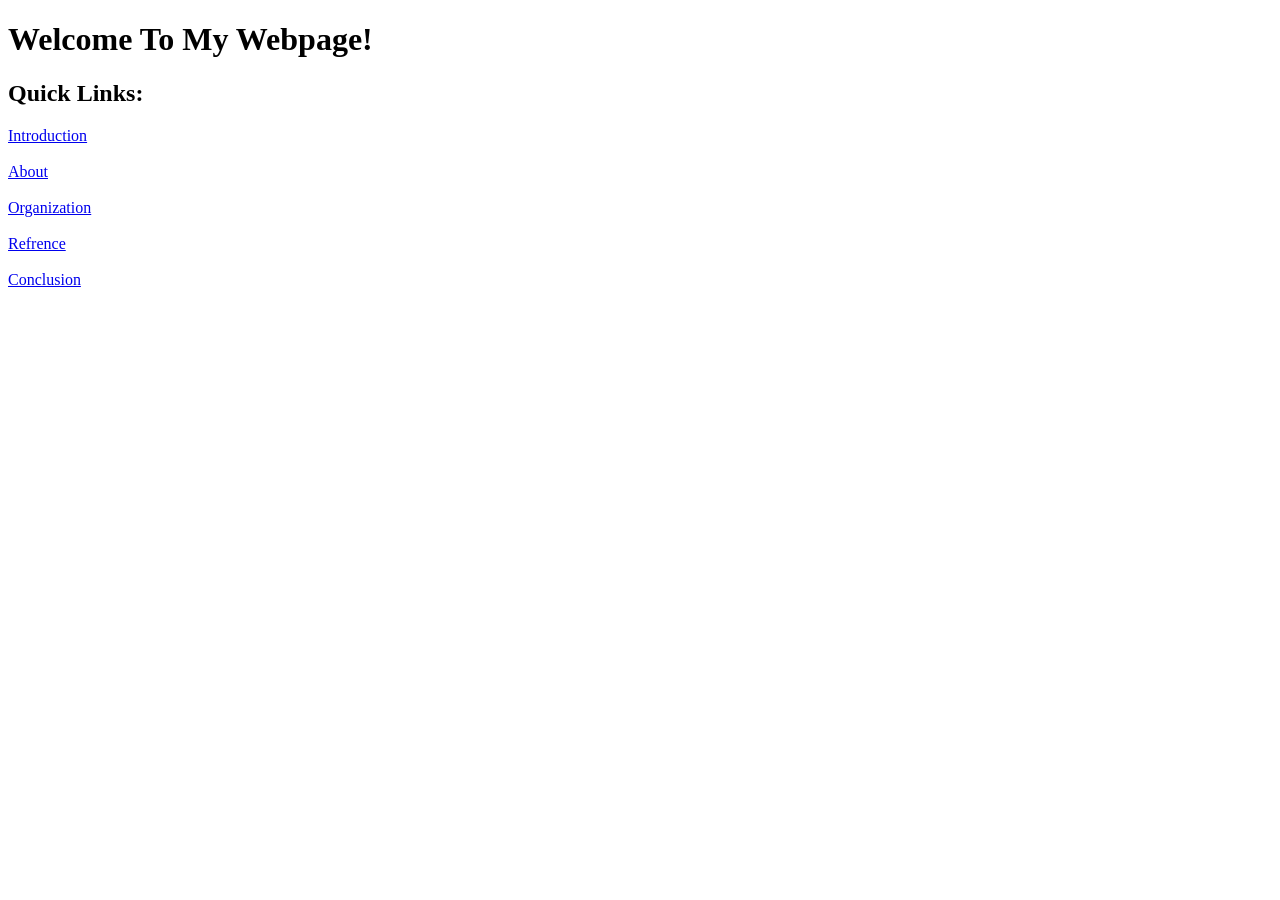
<file: Assignment_1/index.html>
<!DOCTYPE html>
<html lang="en">
<head>
    <meta charset="UTF-8">
    <meta name="viewport" content="width=device-width, initial-scale=1.0">
    <title>My Web Page</title>
</head>
<body>
    <h1>Welcome To My Webpage!</h1>
    <h2>Quick Links: </h2>
    <a href="introduction.html">Introduction </a><br><br>
    <a href="about.html">About </a><br><br>
    <a href="organization.html">Organization </a><br><br>
    <a href="refrence.html">Refrence </a><br><br>
    <a href="conclusion.html">Conclusion </a><br><br>
</body>
</html>
</file>
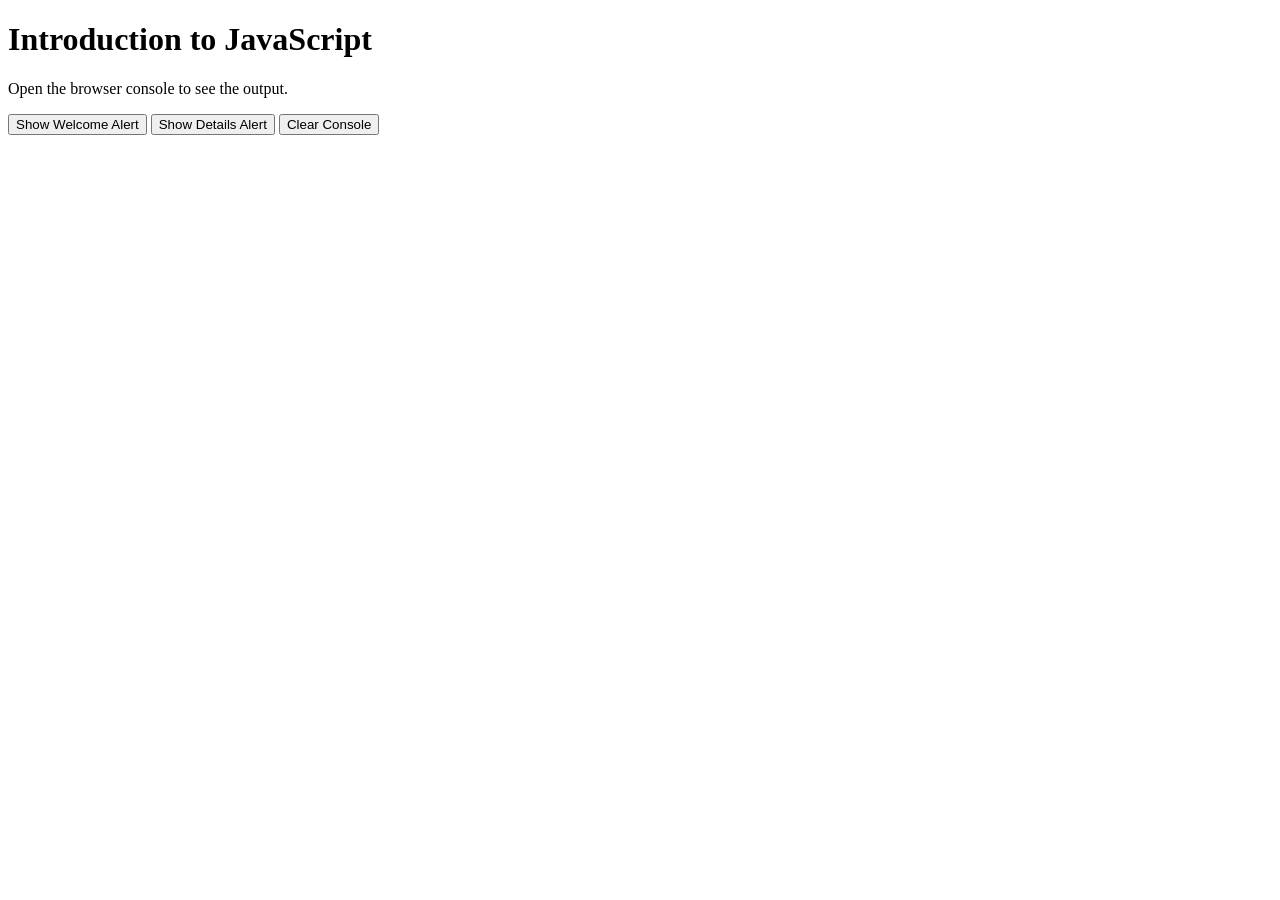
<file: Assignment_5/index.html>
<!DOCTYPE html>
<html lang="en">

<head>
    <meta charset="UTF-8">
    <meta name="viewport" content="width=device-width, initial-scale=1.0">
    <title>JavaScript Assignment 1</title>
</head>

<body>

    <h1>Introduction to JavaScript</h1>
    <p>Open the browser console to see the output.</p>

    <button onclick="showWelcomeAlert()">Show Welcome Alert</button>
    <button onclick="showDetailsAlert()">Show Details Alert</button>
    <button onclick="console.clear();alert('Console cleared!, refresh page to see the output again.')">Clear
        Console</button>

    <script src="script.js"></script>
</body>

</html>
</file>
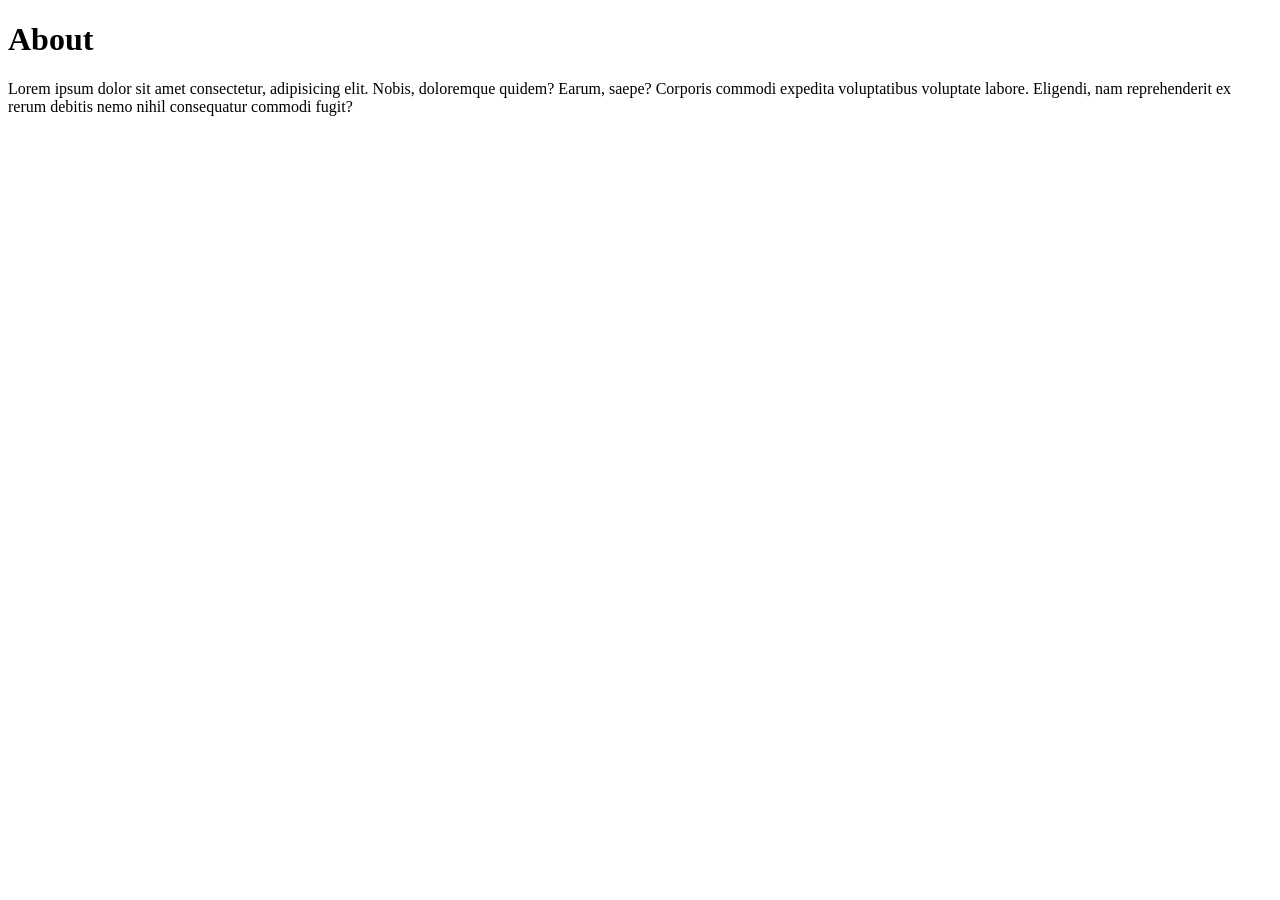
<file: Assignment_1/about.html>
<!DOCTYPE html>
<html lang="en">
<head>
    <meta charset="UTF-8">
    <meta name="viewport" content="width=device-width, initial-scale=1.0">
    <title>About</title>
</head>
<body>
    <h1>About</h1>
    <p>
        Lorem ipsum dolor sit amet consectetur, adipisicing elit. Nobis, doloremque quidem? Earum, saepe? Corporis commodi expedita voluptatibus voluptate labore. Eligendi, nam reprehenderit ex rerum debitis nemo nihil consequatur commodi fugit?
    </p>
    <a href="index.html"></a>
</body>
</html>
</file>
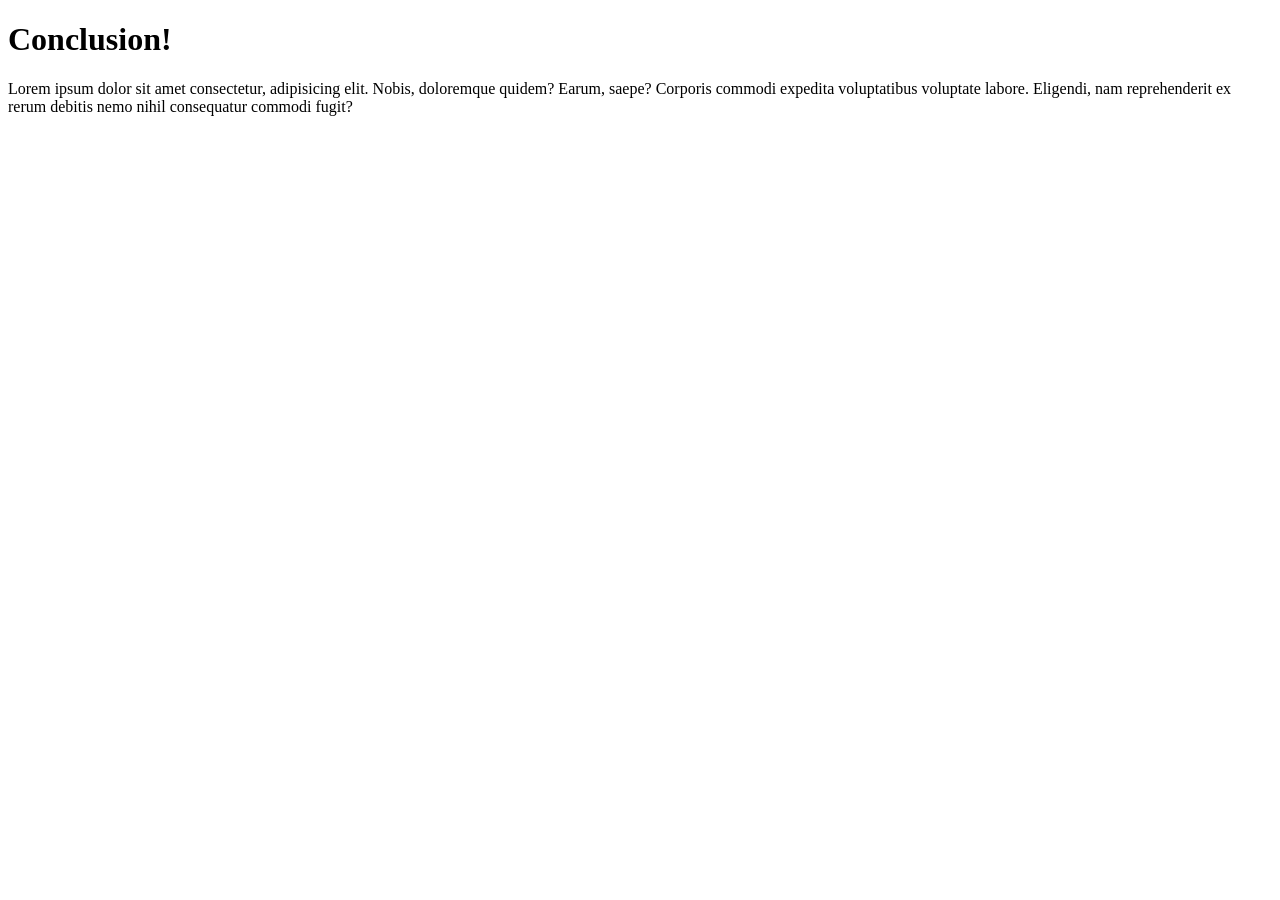
<file: Assignment_1/conclusion.html>
<!DOCTYPE html>
<html lang="en">
<head>
    <meta charset="UTF-8">
    <meta name="viewport" content="width=device-width, initial-scale=1.0">
    <title>Conclusion</title>
</head>
<body>
    <h1>Conclusion!</h1>
    <p>
        Lorem ipsum dolor sit amet consectetur, adipisicing elit. Nobis, doloremque quidem? Earum, saepe? Corporis commodi expedita voluptatibus voluptate labore. Eligendi, nam reprehenderit ex rerum debitis nemo nihil consequatur commodi fugit?
    </p>
    <a href="index.html"></a>
</body>
</html>
</file>
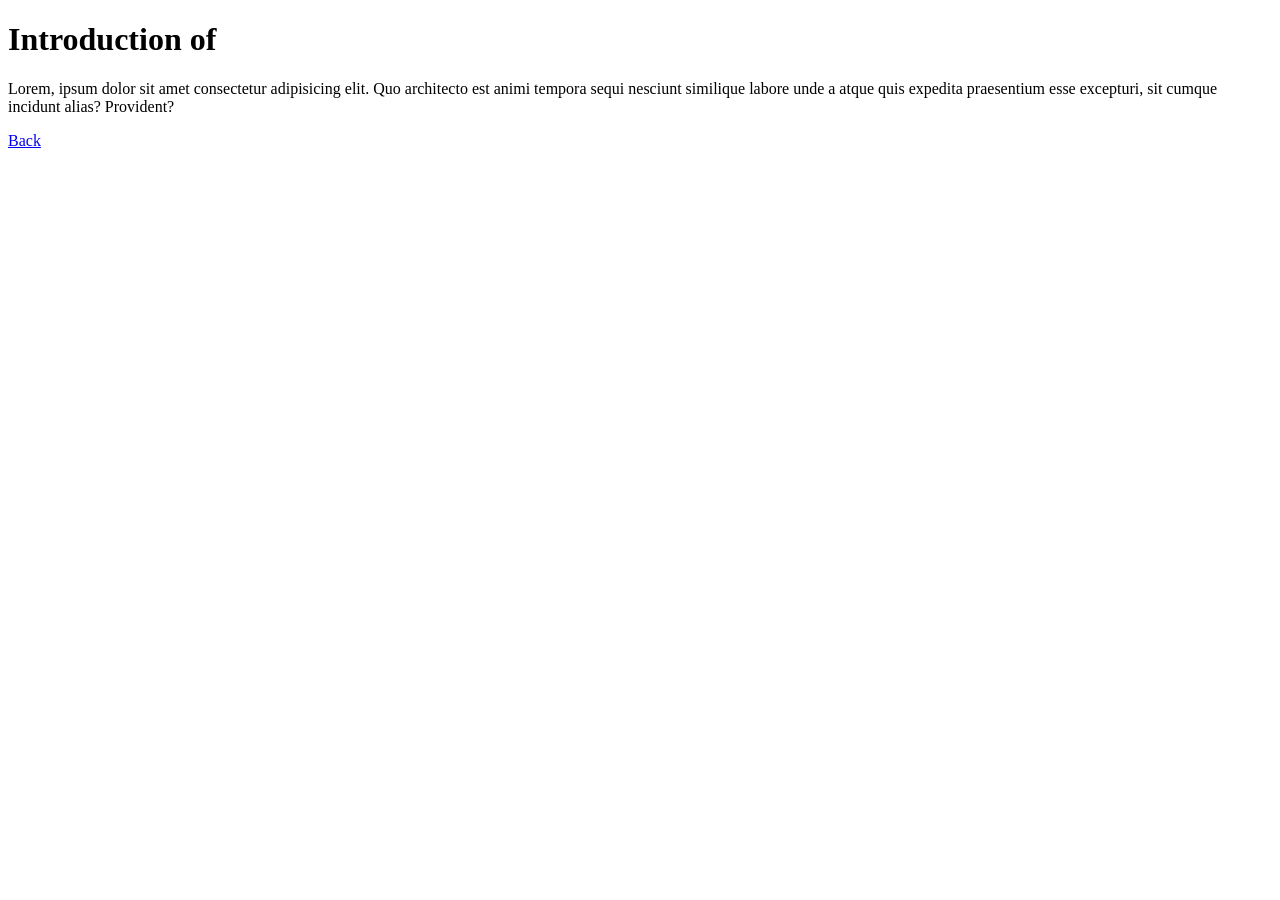
<file: Assignment_1/introduction.html>
<!DOCTYPE html>
<html lang="en">
<head>
    <meta charset="UTF-8">
    <meta name="viewport" content="width=device-width, initial-scale=1.0">
    <title>Introduction</title>
</head>
<body>
    <h1>Introduction of </h1>
    <p>
        Lorem, ipsum dolor sit amet consectetur adipisicing elit. Quo architecto est animi tempora sequi nesciunt similique labore unde a atque quis expedita praesentium esse excepturi, sit cumque incidunt alias? Provident?
    </p>
    <a href="index.html">Back</a>
</body>
</html>
</file>
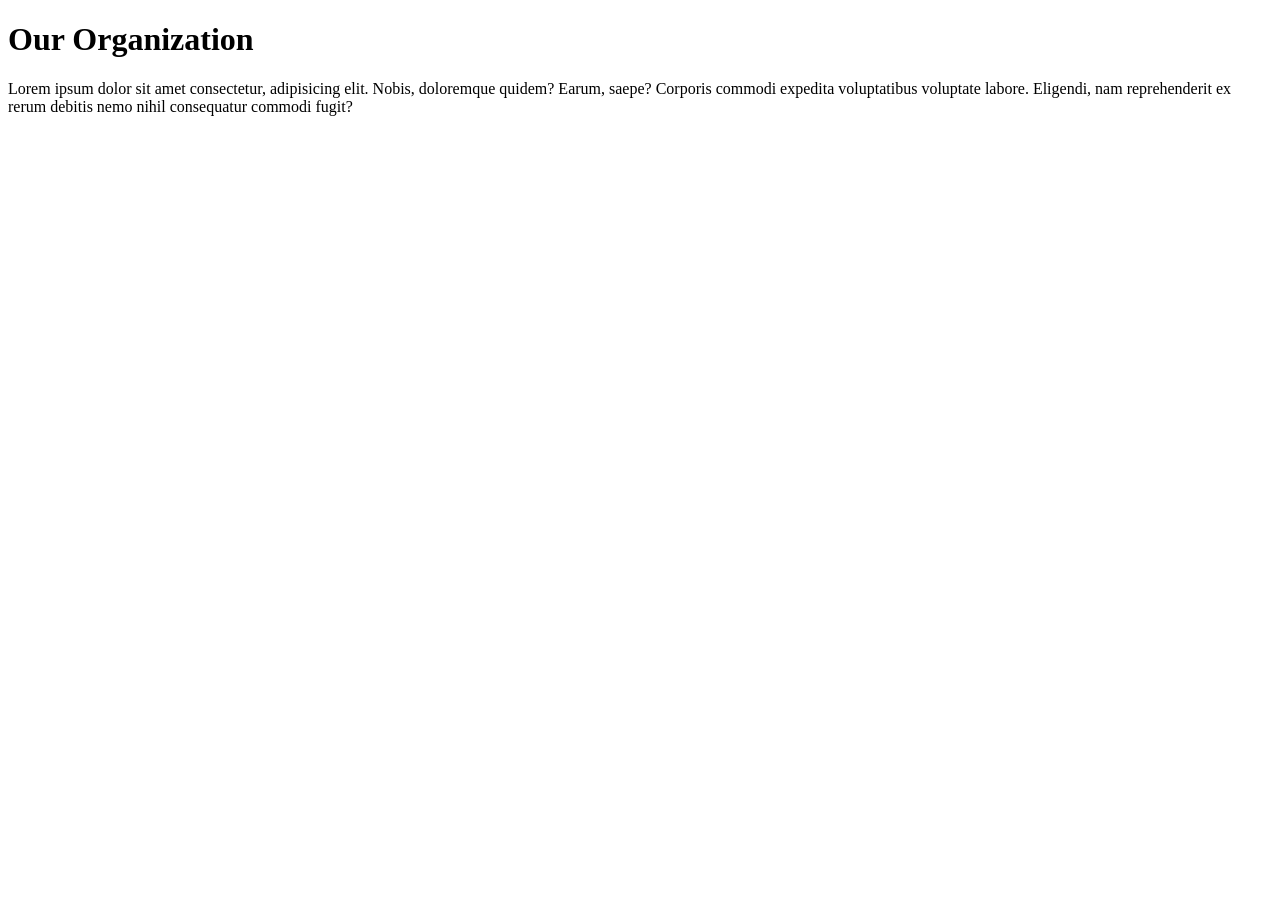
<file: Assignment_1/organization.html>
<!DOCTYPE html>
<html lang="en">
<head>
    <meta charset="UTF-8">
    <meta name="viewport" content="width=device-width, initial-scale=1.0">
    <title>Our Organization</title>
</head>
<body>
    <h1>Our Organization</h1>
    <p>
        Lorem ipsum dolor sit amet consectetur, adipisicing elit. Nobis, doloremque quidem? Earum, saepe? Corporis commodi expedita voluptatibus voluptate labore. Eligendi, nam reprehenderit ex rerum debitis nemo nihil consequatur commodi fugit?
    </p>
    <a href="index.html"></a>
</body>
</html>
</file>
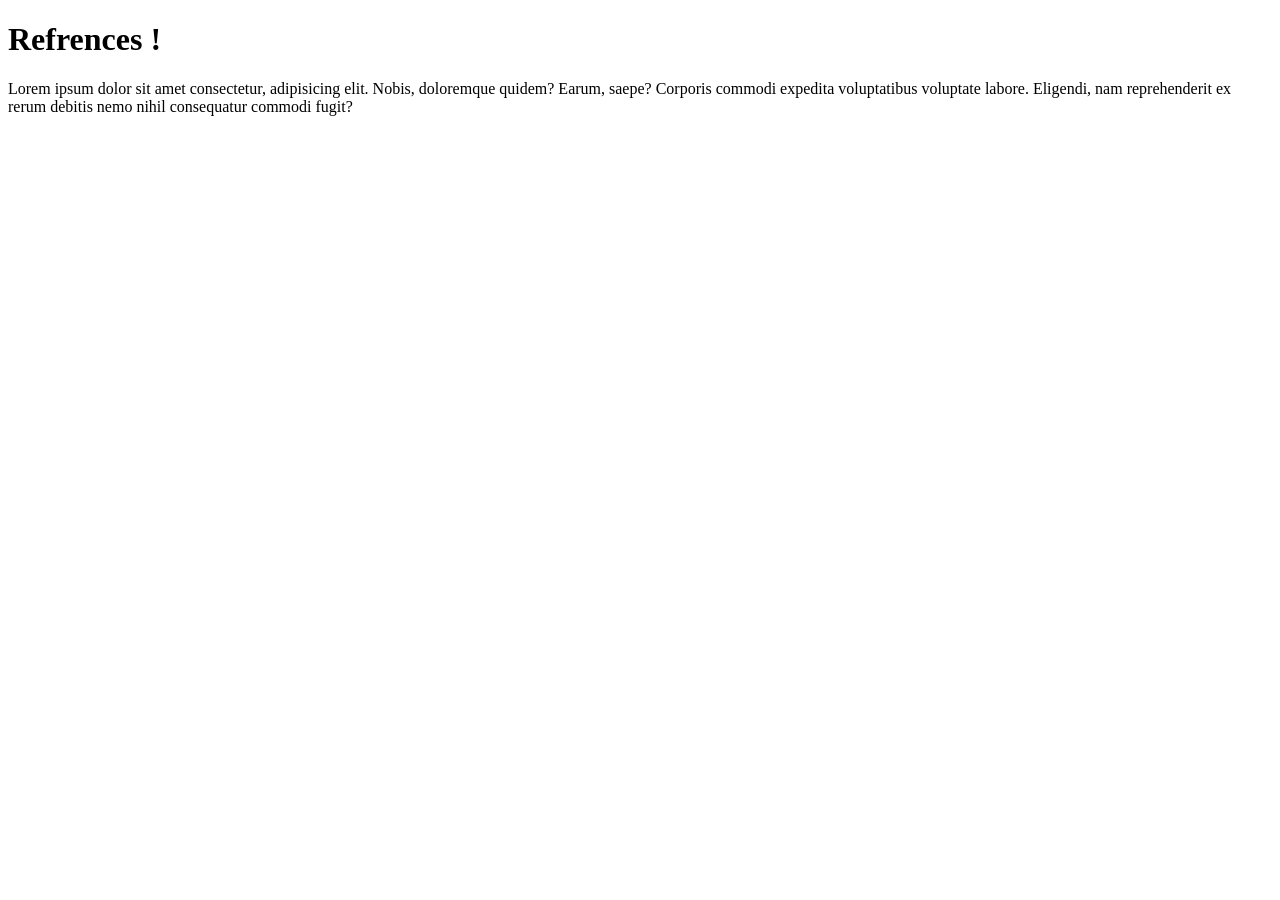
<file: Assignment_1/refrence.html>
<!DOCTYPE html>
<html lang="en">
<head>
    <meta charset="UTF-8">
    <meta name="viewport" content="width=device-width, initial-scale=1.0">
    <title>Refrence</title>
</head>
<body>
    <h1>Refrences !</h1>
    <p>
        Lorem ipsum dolor sit amet consectetur, adipisicing elit. Nobis, doloremque quidem? Earum, saepe? Corporis commodi expedita voluptatibus voluptate labore. Eligendi, nam reprehenderit ex rerum debitis nemo nihil consequatur commodi fugit?
    </p>
    <a href="index.html"></a>
</body>
</html>
</file>
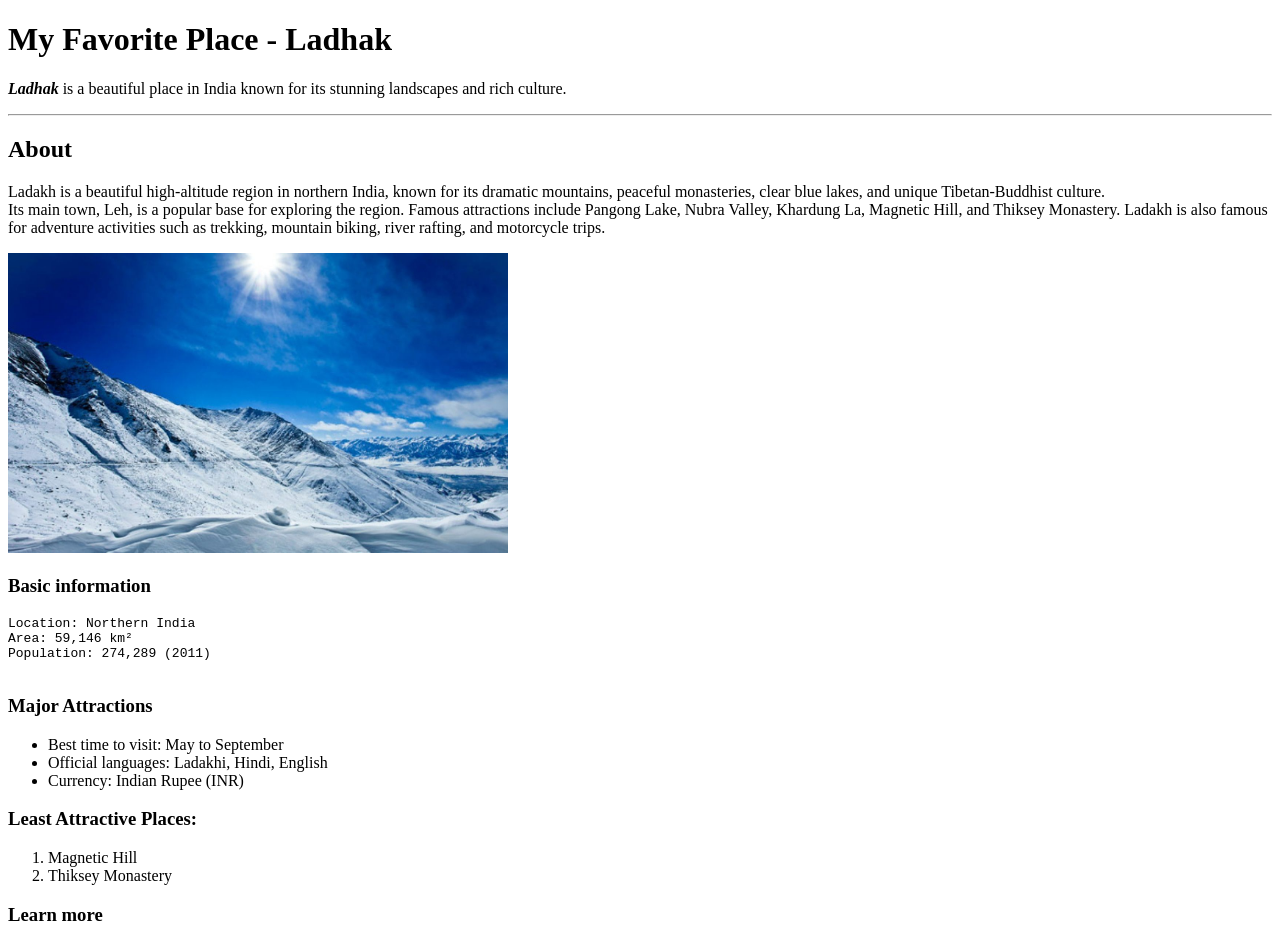
<file: Assignment_2/favorite_place.html>
<!DOCTYPE html>
<html lang="en">
<head>
    <meta charset="UTF-8">
    <meta name="viewport" content="width=device-width, initial-scale=1.0">
    <title>Document</title>
</head>
<body>
    <h1>My Favorite Place - Ladhak</h1>
    <p><b><i>Ladhak</i></b> is a beautiful place in India known for its stunning landscapes and rich culture.</p>
    <hr>
    <h2>About</h2>
    <p>Ladakh is a beautiful high-altitude region in northern India, known for its dramatic mountains, peaceful monasteries, clear blue lakes, and unique Tibetan-Buddhist culture. <br>Its main town, Leh, is a popular base for exploring the region.
Famous attractions include Pangong Lake, Nubra Valley, Khardung La, Magnetic Hill, and Thiksey Monastery. Ladakh is also famous for adventure activities such as trekking, mountain biking, river rafting, and motorcycle trips.</p>
        <img src="image copy.png" alt="Ladhak" width="500px" height="300px">

        <h3>Basic information </h3>
        <pre>
Location: Northern India    
Area: 59,146 km²
Population: 274,289 (2011)
        </pre>

        <h3>Major Attractions</h3>

        <ul>
            <li>Best time to visit: May to September</li>
            <li>Official languages: Ladakhi, Hindi, English</li>
            <li>Currency: Indian Rupee (INR)</li>
        </ul>
        <h3> Least Attractive Places:</h3>
        <ol>
            <li>Magnetic Hill</li>
            <li>Thiksey Monastery</li>
        </ol>
        <div>
            <h3>Learn more</h3>
            <p></p>
        </div>

</body>
</html>
</file>
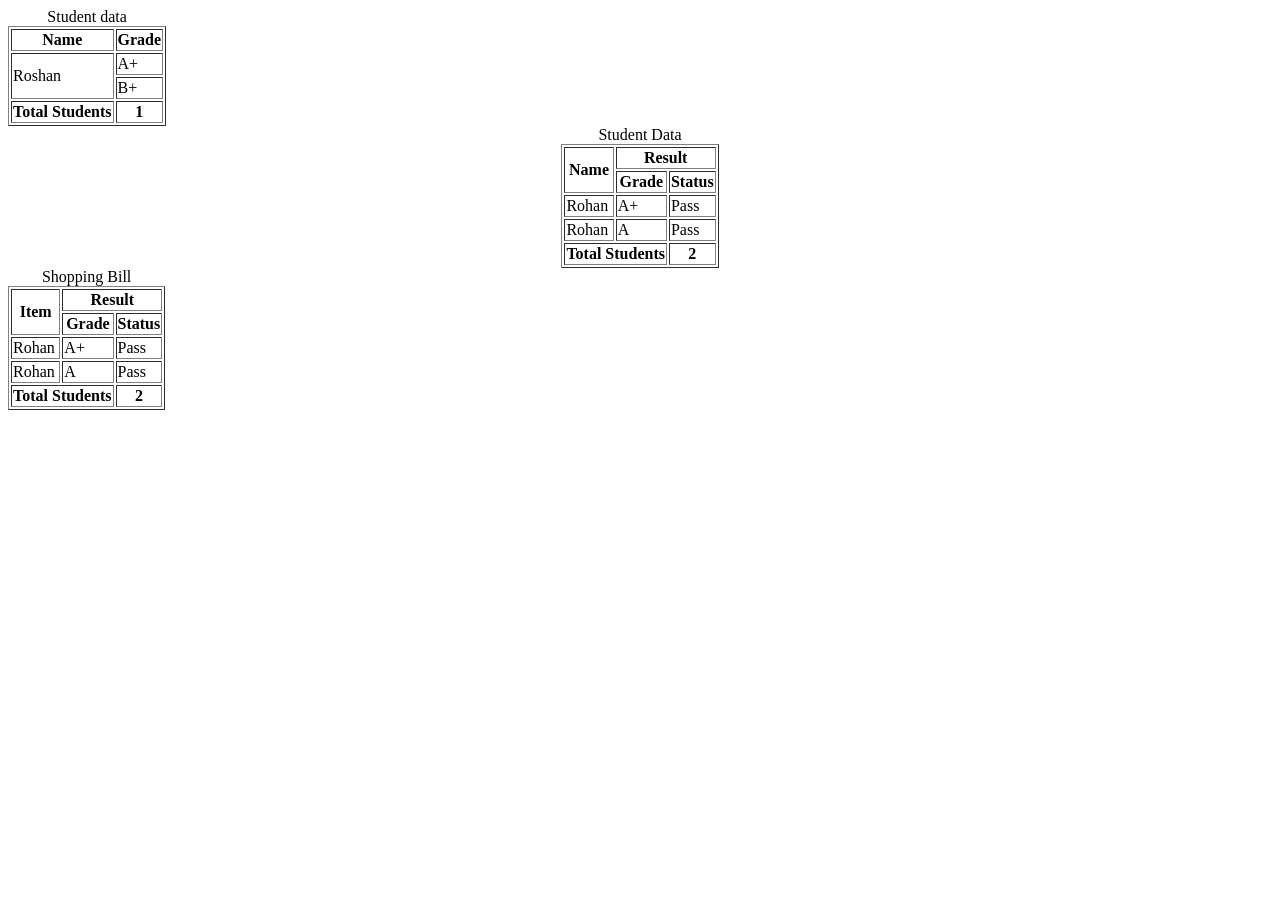
<file: Assignment_3/table.html>
<!DOCTYPE html>
<html lang="en">
<head>
    <meta charset="UTF-8">
    <meta name="viewport" content="width=device-width, initial-scale=1.0">
    <title>Document</title>
</head>
<body>
    <table border="1">
        <caption>Student data</caption>
        <thead>
            <tr>
                <th>Name</th>
                <th>Grade</th>
            </tr>
        </thead>
        <tbody>
            <tr>
                <td rowspan="2">Roshan</td>
                <td>A+</td>
            </tr>
            <tr>
                <td>B+</td>
            </tr>
        </tbody>
        <tfoot>
            <tr>
                <th>Total Students</th>
                <th>1</th>
            </tr>
        </tfoot>
    </table>


    <center>
    <table border="1">
        <caption>Student Data</caption>
        <thead>
            <tr>
            <th rowspan="2"> Name</th>
            <th colspan="2">Result</th>
            </tr>
            <tr>
                <th>Grade</th>
                <th>Status</th>
            </tr>
        </thead>
        <tbody>
            <tr>
                <td>Rohan</td>
                <td>A+</td>
                <td>Pass</td>
            </tr>
            <tr>
                <td>Rohan</td>
                <td>A</td>
                <td>Pass</td>
            </tr>
        </tbody>
        <tfoot>
            <tr>
                <th colspan="2">Total Students</th>
                <th>2</th>
            </tr>
        </tfoot>
    </table>
</center>


<table border="1">
        <caption>Shopping Bill</caption>
        <thead>
            <tr>
            <th rowspan="2">Item</th>
            <th colspan="2">Result</th>
            </tr>
            <tr>
                <th>Grade</th>
                <th>Status</th>
            </tr>
        </thead>
        <tbody>
            <tr>
                <td>Rohan</td>
                <td>A+</td>
                <td>Pass</td>
            </tr>
            <tr>
                <td>Rohan</td>
                <td>A</td>
                <td>Pass</td>
            </tr>
        </tbody>
        <tfoot>
            <tr>
                <th colspan="2">Total Students</th>
                <th>2</th>
            </tr>
        </tfoot>
    </table>
</body>
</html>
</file>
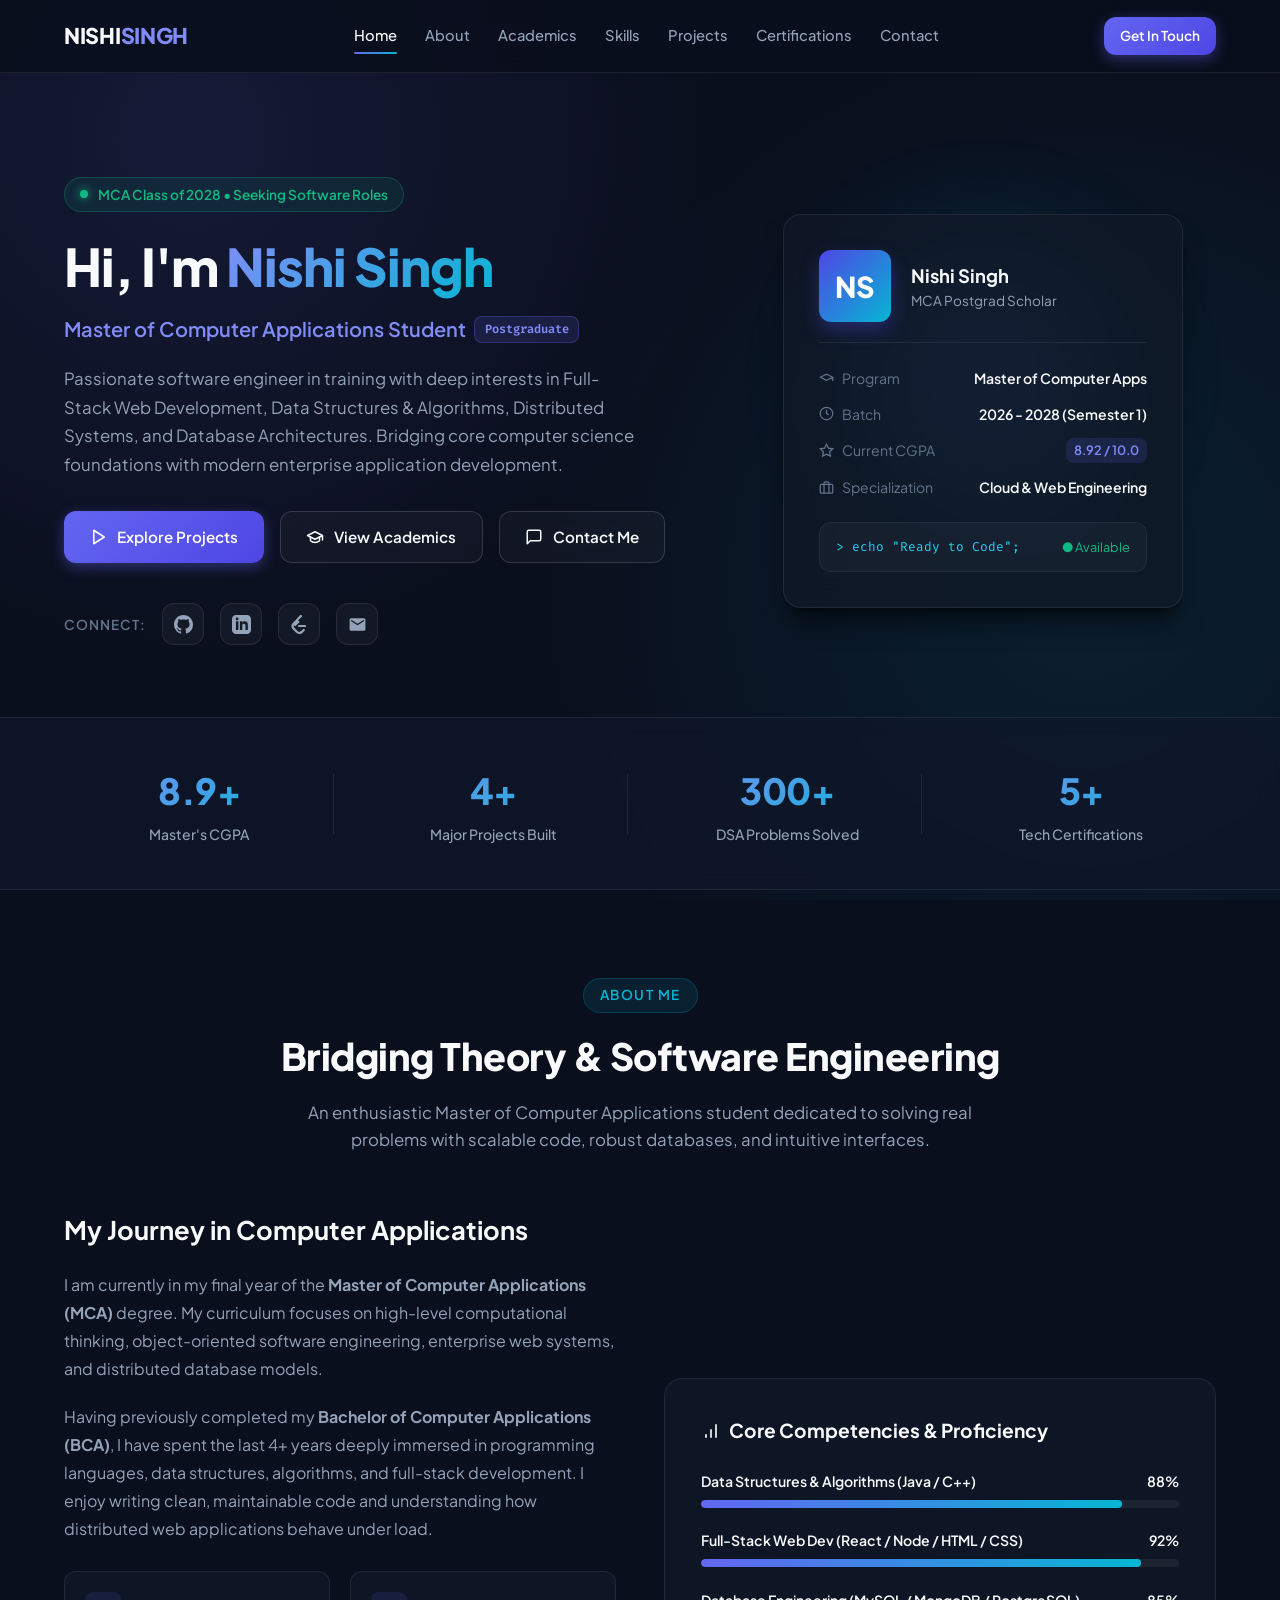
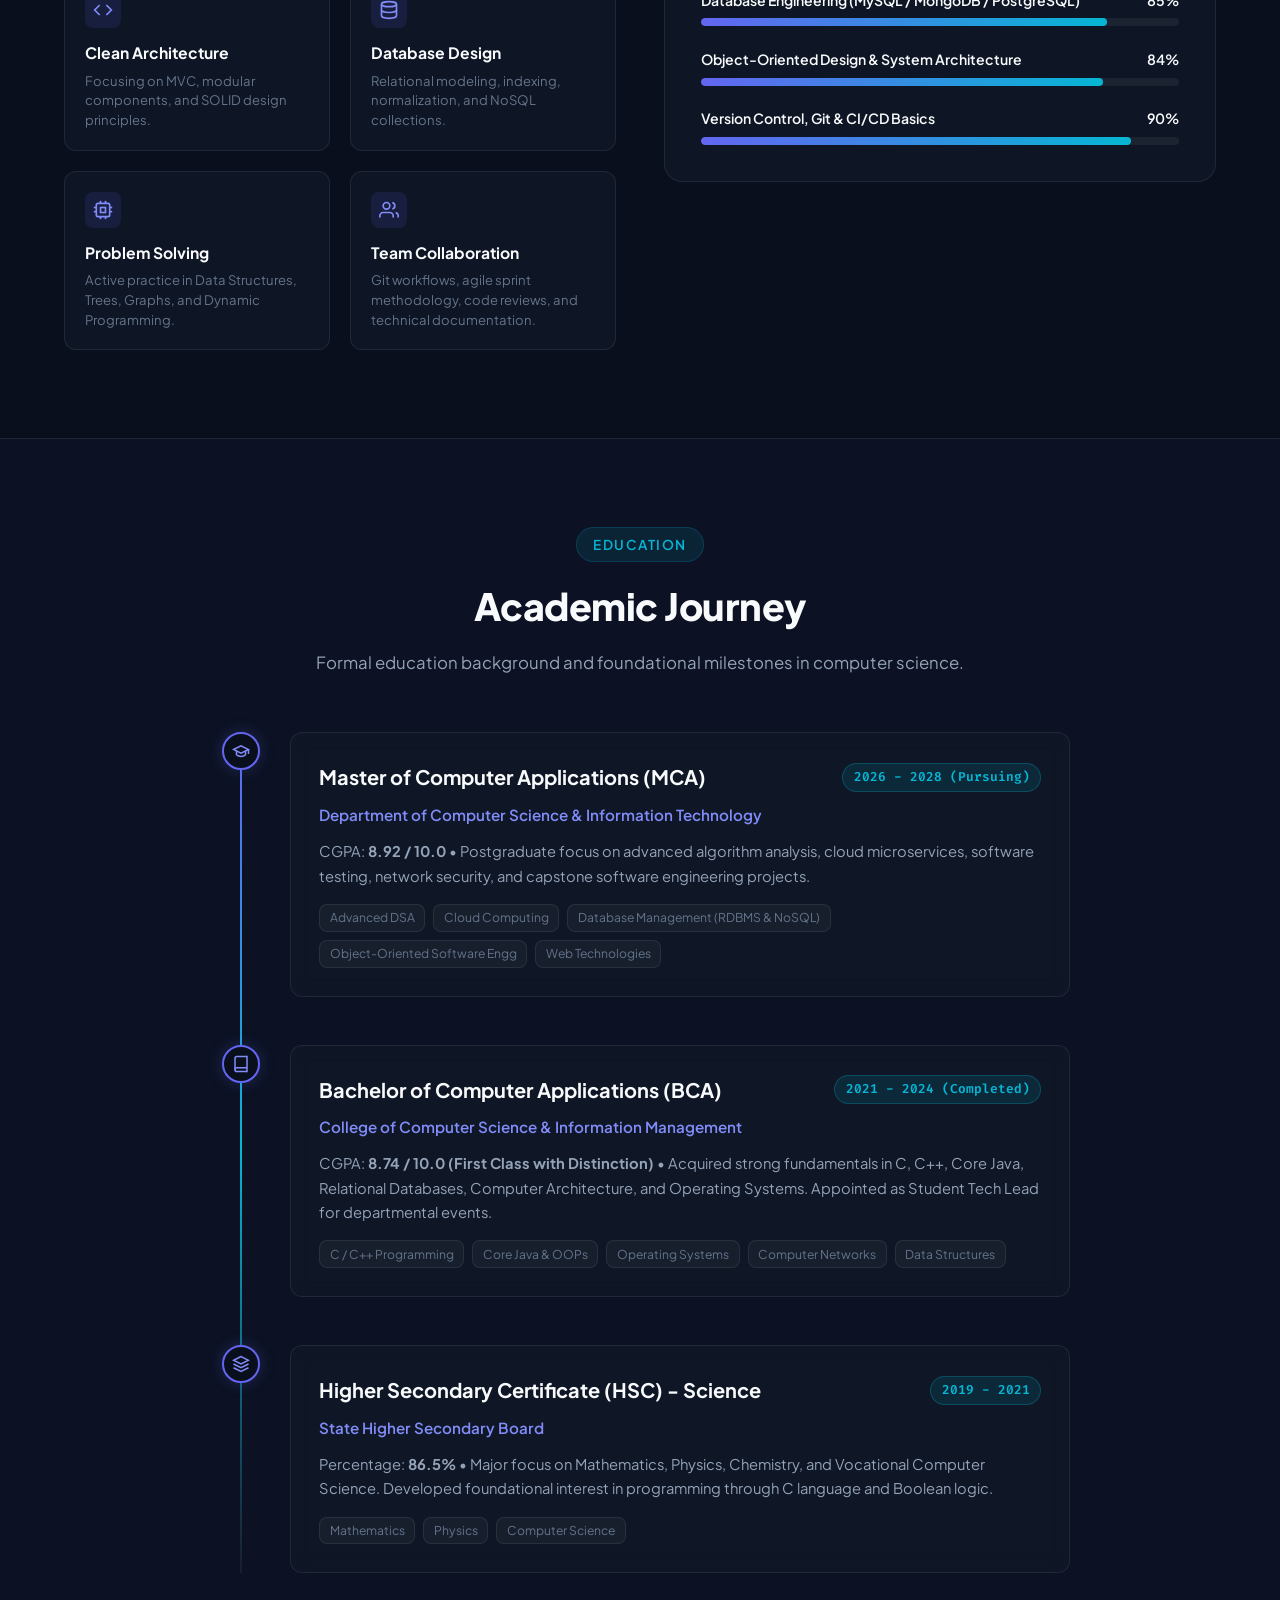
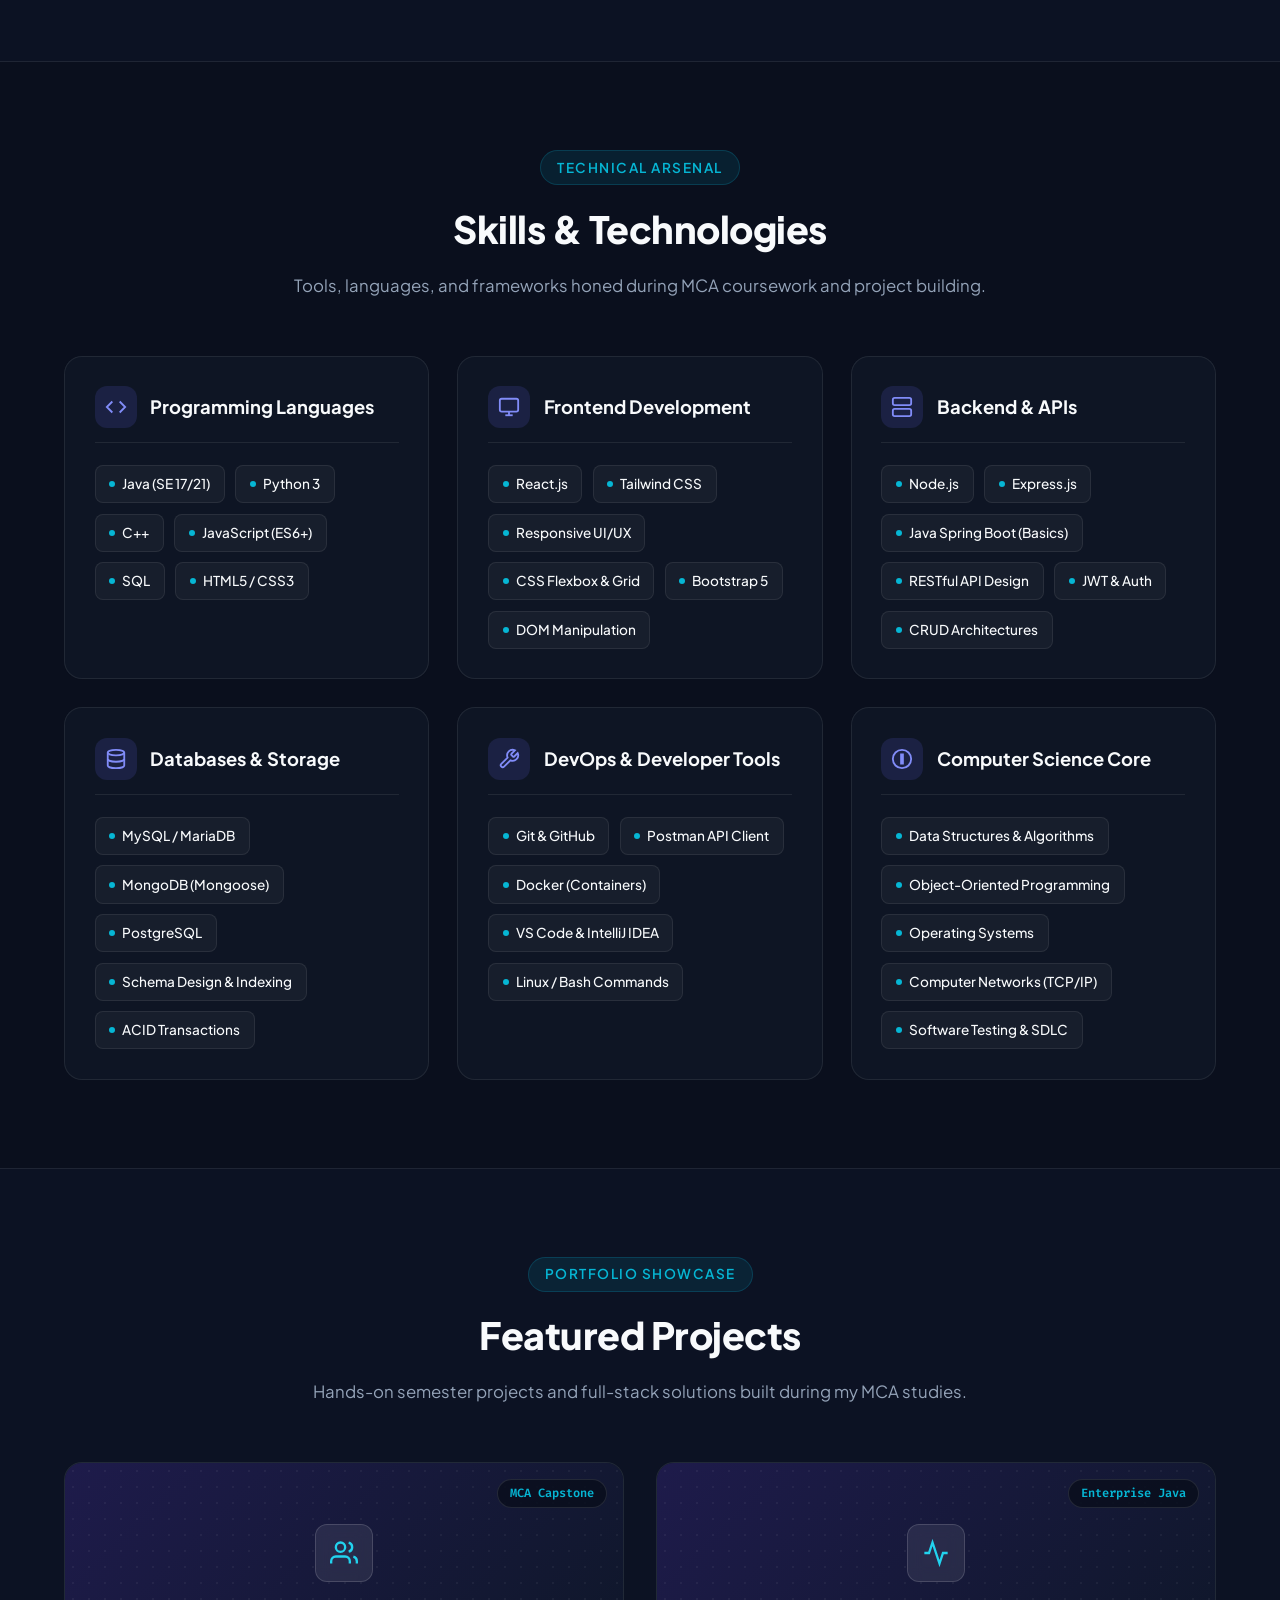
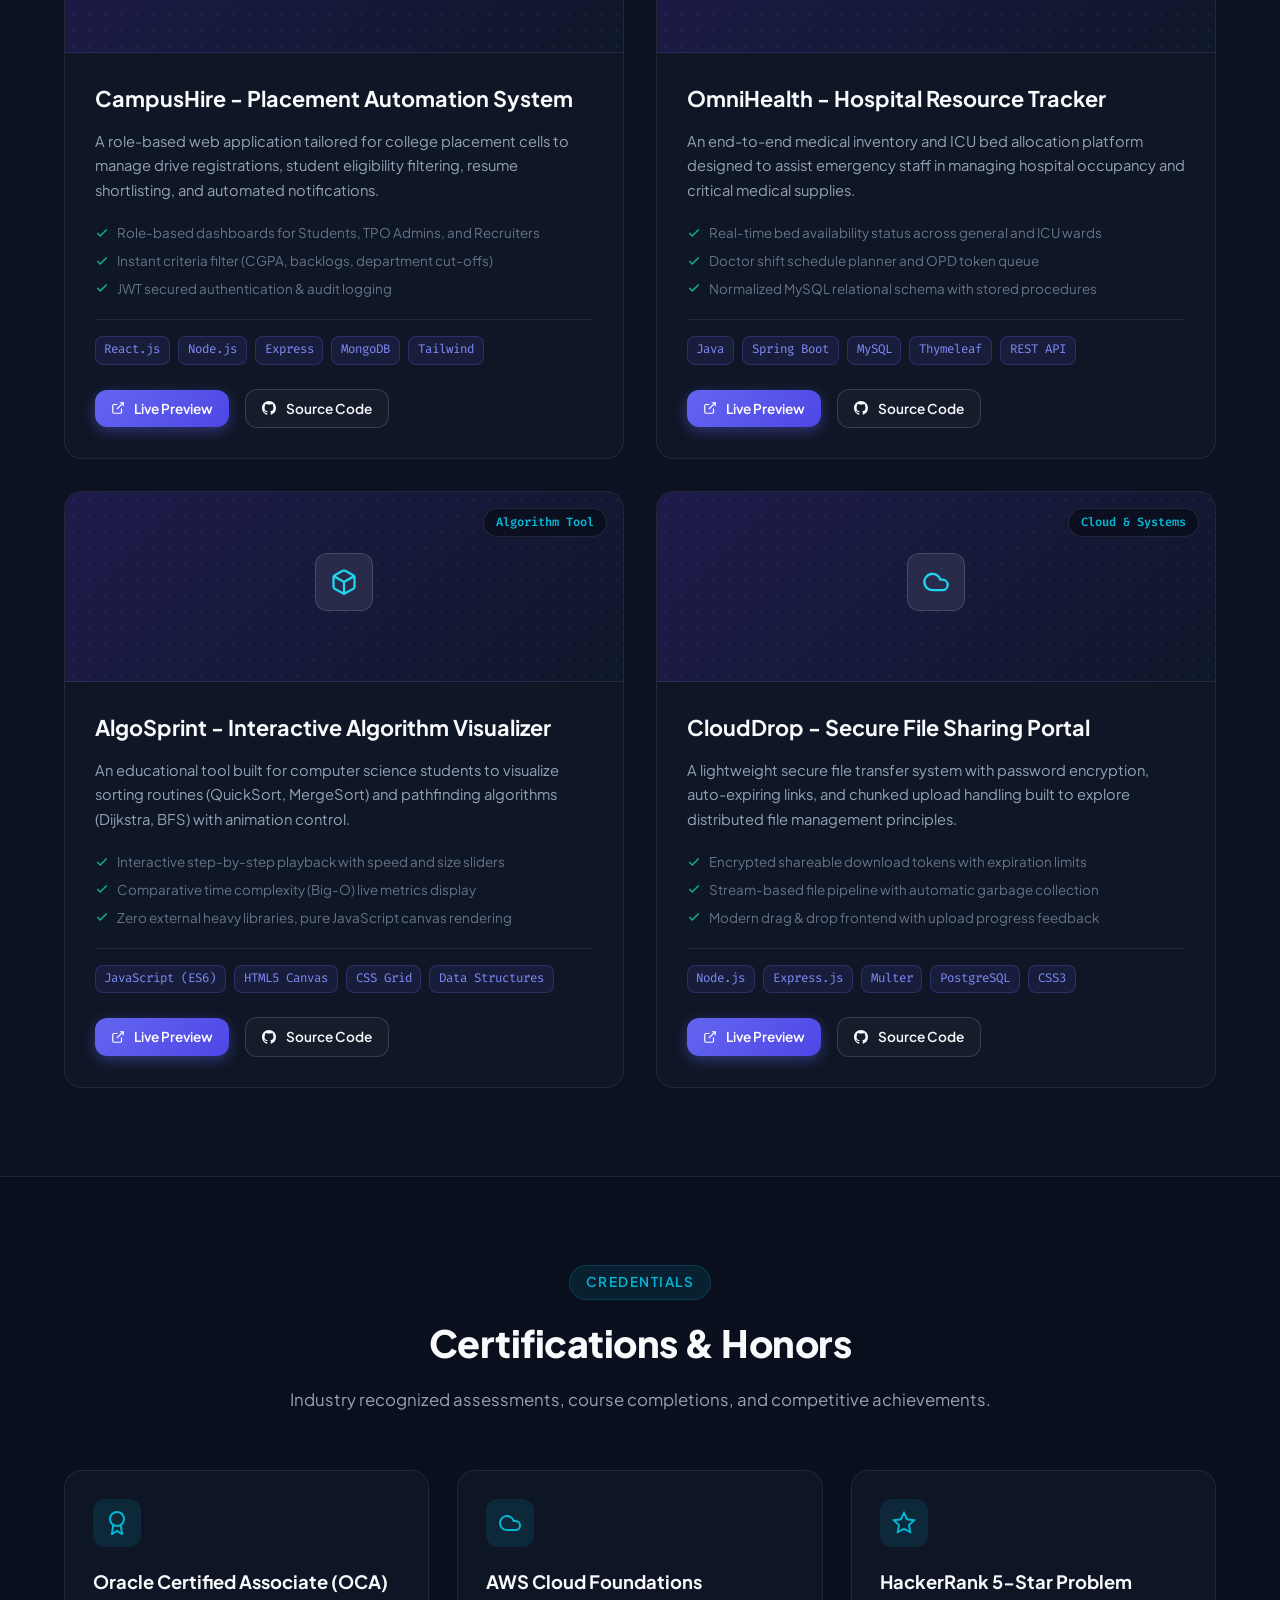
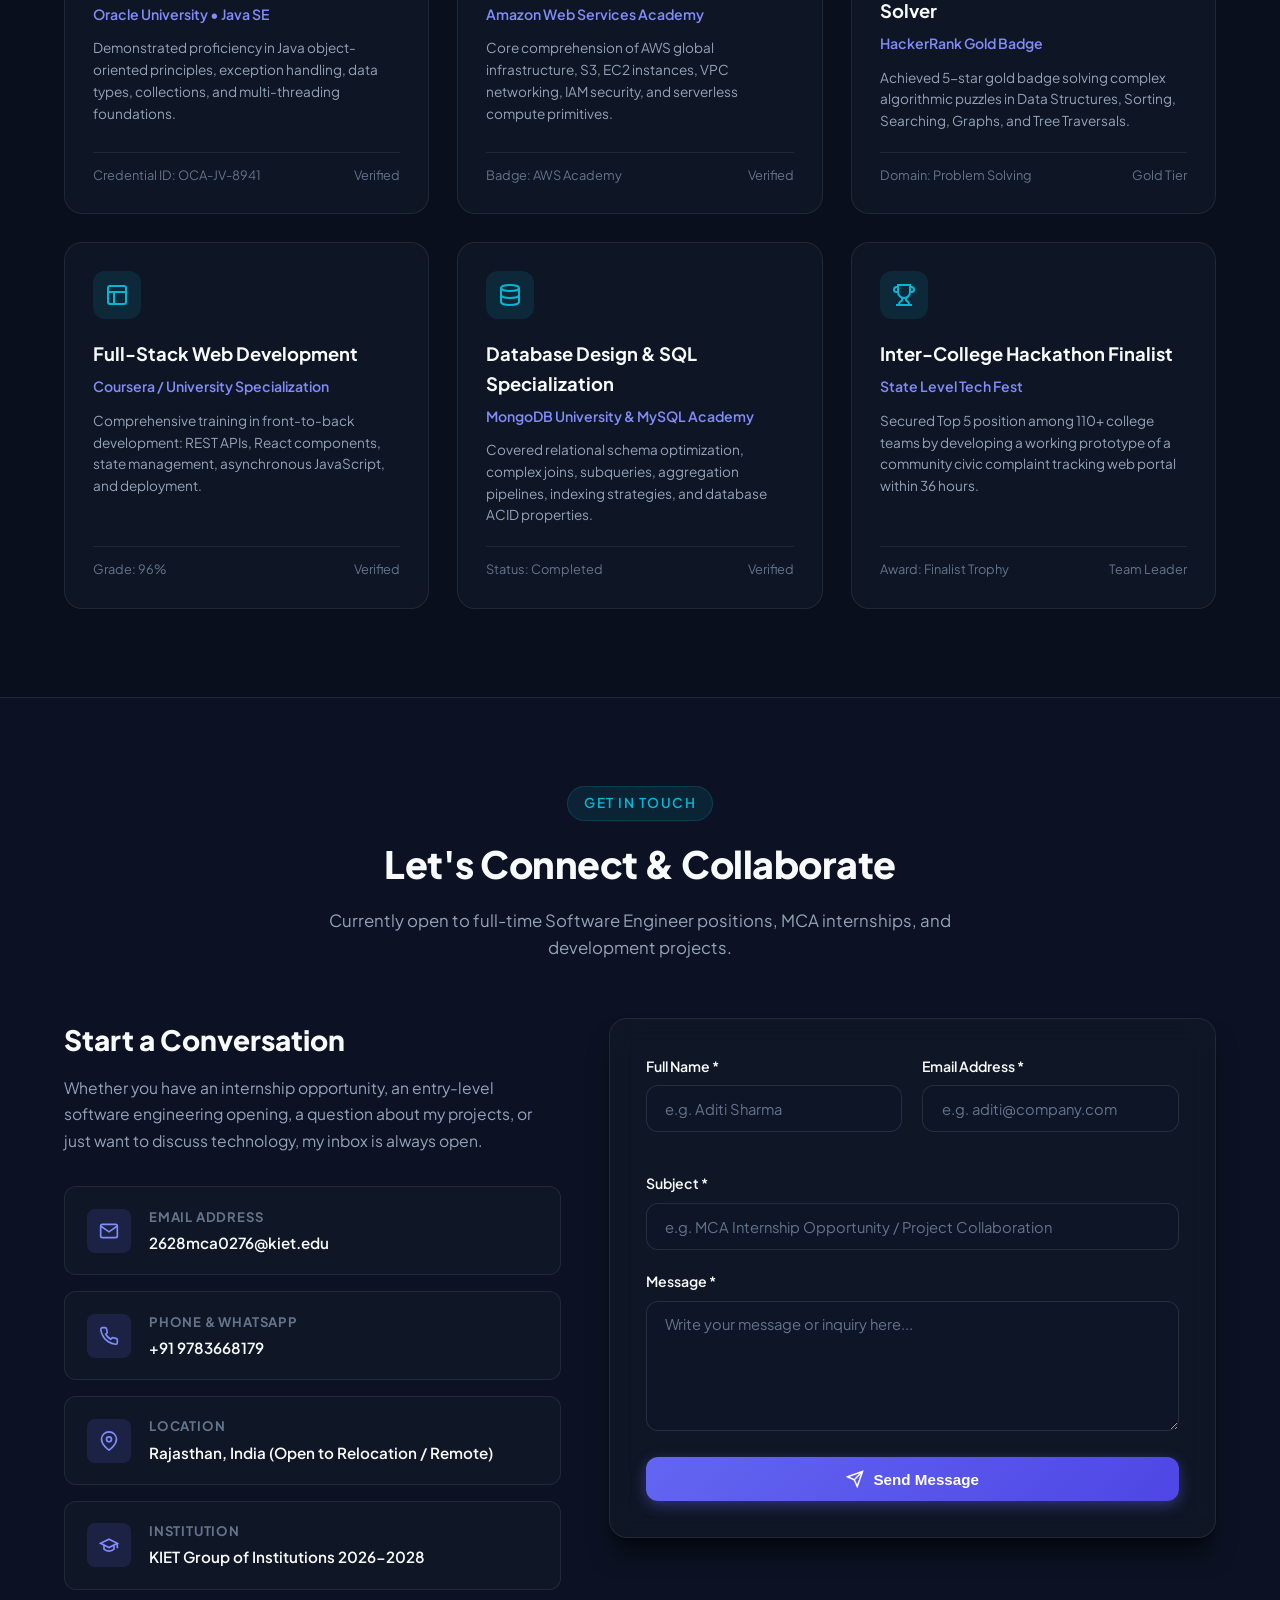
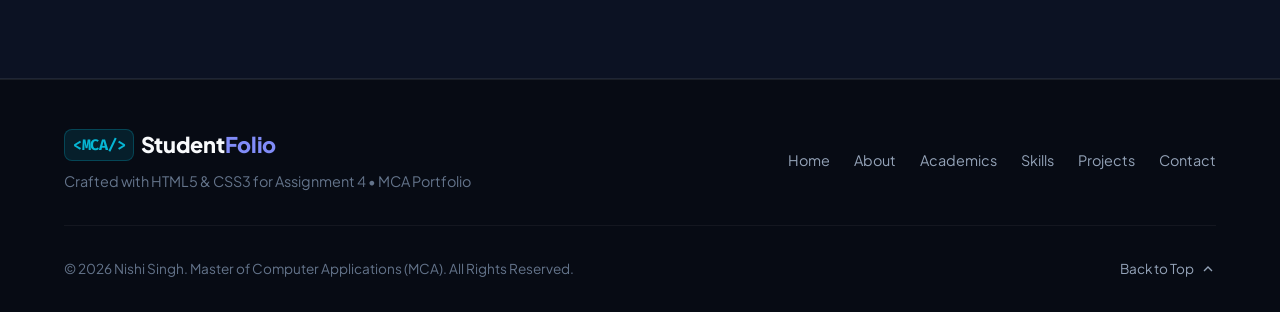
<file: Assignment_4/portfolio.html>
<!DOCTYPE html>
<html lang="en">

<head>
    <meta charset="UTF-8">
    <meta name="viewport" content="width=device-width, initial-scale=1.0">
    <meta name="description"
        content="Portfolio of an MCA (Master of Computer Applications) student & aspiring Software Engineer / Full Stack Developer. Showcasing projects, technical skills, academics, and certifications.">
    <title>MCA Student Portfolio | Aspiring Software Engineer</title>

    <!-- Google Fonts -->
    <link rel="preconnect" href="https://fonts.googleapis.com">
    <link rel="preconnect" href="https://fonts.gstatic.com" crossorigin>
    <link
        href="https://fonts.googleapis.com/css2?family=Fira+Code:wght@400;500;600&family=Plus+Jakarta+Sans:wght@300;400;500;600;700;800&display=swap"
        rel="stylesheet">

    <!-- Stylesheet -->
    <link rel="stylesheet" href="style.css">
</head>

<body>

    <!-- =========================================================================
       1. Navigation Bar
       ========================================================================= -->
    <header class="header">
        <div class="container header-container">
            <a href="#home" class="logo">
                <span class="logo-text">NISHI<span class="logo-highlight">SINGH</span></span>
            </a>

            <!-- Pure CSS Mobile Hamburger Toggle -->
            <input type="checkbox" id="nav-toggle" class="mobile-nav-toggle" aria-label="Toggle navigation menu">
            <label for="nav-toggle" class="mobile-menu-btn" aria-label="Open menu">
                <svg width="24" height="24" viewBox="0 0 24 24" fill="none" stroke="currentColor" stroke-width="2"
                    stroke-linecap="round" stroke-linejoin="round">
                    <line x1="3" y1="12" x2="21" y2="12"></line>
                    <line x1="3" y1="6" x2="21" y2="6"></line>
                    <line x1="3" y1="18" x2="21" y2="18"></line>
                </svg>
            </label>

            <nav class="nav-menu">
                <a href="#home" class="nav-link active">Home</a>
                <a href="#about" class="nav-link">About</a>
                <a href="#academics" class="nav-link">Academics</a>
                <a href="#skills" class="nav-link">Skills</a>
                <a href="#projects" class="nav-link">Projects</a>
                <a href="#certifications" class="nav-link">Certifications</a>
                <a href="#contact" class="nav-link">Contact</a>
            </nav>

            <div class="header-cta">
                <a href="#contact" class="btn btn-primary btn-sm">Get In Touch</a>
            </div>
        </div>
    </header>

    <main>
        <!-- =======================================================================
         2. Hero Section
         ======================================================================= -->
        <section id="home" class="hero">
            <div class="container hero-grid">
                <div class="hero-content">
                    <div class="hero-status-pill">
                        <span class="status-dot"></span>
                        <span>MCA Class of 2028 &bull; Seeking Software Roles</span>
                    </div>

                    <h1 class="hero-title">
                        Hi, I'm <span class="gradient-text">Nishi Singh</span>
                    </h1>

                    <div class="hero-subtitle">
                        <span>Master of Computer Applications Student</span>
                        <span class="hero-badge-tag">Postgraduate</span>
                    </div>

                    <p class="hero-description">
                        Passionate software engineer in training with deep interests in Full-Stack Web Development, Data
                        Structures & Algorithms, Distributed Systems, and Database Architectures. Bridging core computer
                        science foundations with modern enterprise application development.
                    </p>

                    <div class="hero-actions">
                        <a href="#projects" class="btn btn-primary">
                            <svg width="18" height="18" viewBox="0 0 24 24" fill="none" stroke="currentColor"
                                stroke-width="2" stroke-linecap="round" stroke-linejoin="round">
                                <polygon points="5 3 19 12 5 21 5 3"></polygon>
                            </svg>
                            Explore Projects
                        </a>
                        <a href="#academics" class="btn btn-outline">
                            <svg width="18" height="18" viewBox="0 0 24 24" fill="none" stroke="currentColor"
                                stroke-width="2" stroke-linecap="round" stroke-linejoin="round">
                                <path d="M22 10v6M2 10l10-5 10 5-10 5z"></path>
                                <path d="M6 12v5c3 3 9 3 12 0v-5"></path>
                            </svg>
                            View Academics
                        </a>
                        <a href="#contact" class="btn btn-outline">
                            <svg width="18" height="18" viewBox="0 0 24 24" fill="none" stroke="currentColor"
                                stroke-width="2" stroke-linecap="round" stroke-linejoin="round">
                                <path d="M21 15a2 2 0 0 1-2 2H7l-4 4V5a2 2 0 0 1 2-2h14a2 2 0 0 1 2 2z"></path>
                            </svg>
                            Contact Me
                        </a>
                    </div>

                    <div class="hero-socials">
                        <span class="hero-socials-label">Connect:</span>
                        <!-- GitHub Icon -->
                        <a href="https://github.com" target="_blank" rel="noopener noreferrer" class="social-icon-btn"
                            aria-label="GitHub Profile">
                            <svg viewBox="0 0 24 24">
                                <path
                                    d="M12 0C5.37 0 0 5.37 0 12c0 5.31 3.435 9.795 8.205 11.385.6.105.825-.255.825-.57 0-.285-.015-1.23-.015-2.235-3.015.555-3.795-.735-4.035-1.41-.135-.345-.72-1.41-1.23-1.695-.42-.225-1.02-.78-.015-.795.945-.015 1.62.87 1.845 1.23 1.08 1.815 2.805 1.305 3.495.99.105-.78.42-1.305.765-1.605-2.67-.3-5.46-1.335-5.46-5.925 0-1.305.465-2.385 1.23-3.225-.12-.3-.54-1.53.12-3.18 0 0 1.005-.315 3.3 1.23.96-.27 1.98-.405 3-.405s2.04.135 3 .405c2.295-1.56 3.3-1.23 3.3-1.23.66 1.65.24 2.88.12 3.18.765.84 1.23 1.905 1.23 3.225 0 4.605-2.805 5.625-5.475 5.925.435.375.81 1.095.81 2.22 0 1.605-.015 2.895-.015 3.3 0 .315.225.69.825.57A12.02 12.02 0 0024 12c0-6.63-5.37-12-12-12z" />
                            </svg>
                        </a>
                        <!-- LinkedIn Icon -->
                        <a href="https://linkedin.com" target="_blank" rel="noopener noreferrer" class="social-icon-btn"
                            aria-label="LinkedIn Profile">
                            <svg viewBox="0 0 24 24">
                                <path
                                    d="M19 0h-14c-2.761 0-5 2.239-5 5v14c0 2.761 2.239 5 5 5h14c2.762 0 5-2.239 5-5v-14c0-2.761-2.238-5-5-5zm-11 19h-3v-11h3v11zm-1.5-12.268c-.966 0-1.75-.79-1.75-1.764s.784-1.764 1.75-1.764 1.75.79 1.75 1.764-.783 1.764-1.75 1.764zm13.5 12.268h-3v-5.604c0-3.368-4-3.113-4 0v5.604h-3v-11h3v1.765c1.396-2.586 7-2.777 7 2.476v6.759z" />
                            </svg>
                        </a>
                        <!-- LeetCode / Code Icon -->
                        <a href="https://leetcode.com" target="_blank" rel="noopener noreferrer" class="social-icon-btn"
                            aria-label="LeetCode Profile">
                            <svg viewBox="0 0 24 24">
                                <path
                                    d="M13.483 0a1.374 1.374 0 0 0-.961.438L7.116 6.226l-3.854 4.126a5.266 5.266 0 0 0-1.209 2.104 5.35 5.35 0 0 0-.125.513 5.527 5.527 0 0 0 .062 2.362 5.83 5.83 0 0 0 .349 1.017 5.938 5.938 0 0 0 1.271 1.818l4.277 4.193.039.038c2.248 2.165 5.852 2.133 8.063-.074l2.396-2.392c.54-.54.54-1.414.003-1.955a1.378 1.378 0 0 0-1.951-.003l-2.396 2.392a3.021 3.021 0 0 1-4.205.038l-.02-.019-4.276-4.193c-.652-.64-.972-1.469-.948-2.263a2.68 2.68 0 0 1 .666-1.607 2.6 2.6 0 0 1 .388-.334l4.281-4.583 4.908-5.257c.54-.54.54-1.414 0-1.955A1.37 1.37 0 0 0 13.483 0zm-2.88 7.24a1.38 1.38 0 0 0-.978.405l-4.103 4.104a1.38 1.38 0 1 0 1.952 1.952l4.103-4.104a1.38 1.38 0 0 0-.974-2.357zm8.397 5.242h-7.61a1.38 1.38 0 0 0 0 2.76h7.61a1.38 1.38 0 0 0 0-2.76z" />
                            </svg>
                        </a>
                        <!-- Mail Icon -->
                        <a href="mailto:student.mca@example.com" class="social-icon-btn" aria-label="Send Email">
                            <svg viewBox="0 0 24 24">
                                <path
                                    d="M20 4H4c-1.1 0-1.99.9-1.99 2L2 18c0 1.1.9 2 2 2h16c1.1 0 2-.9 2-2V6c0-1.1-.9-2-2-2zm0 4l-8 5-8-5V6l8 5 8-5v2z" />
                            </svg>
                        </a>
                    </div>
                </div>

                <!-- Hero Right: Dynamic Profile Summary Card -->
                <div class="hero-card-wrapper">
                    <div class="hero-card-glow"></div>
                    <div class="profile-card">
                        <div class="profile-header">
                            <div class="profile-avatar-wrap">
                                <div class="profile-avatar">NS</div>
                            </div>
                            <div>
                                <h2 class="profile-role-title">Nishi Singh</h2>
                                <p class="profile-role-sub">MCA Postgrad Scholar</p>
                            </div>
                        </div>

                        <div class="profile-meta-list">
                            <div class="profile-meta-item">
                                <span class="meta-label">
                                    <svg width="15" height="15" viewBox="0 0 24 24" fill="none" stroke="currentColor"
                                        stroke-width="2">
                                        <path d="M22 10v6M2 10l10-5 10 5-10 5z"></path>
                                    </svg>
                                    Program
                                </span>
                                <span class="meta-value">Master of Computer Apps</span>
                            </div>
                            <div class="profile-meta-item">
                                <span class="meta-label">
                                    <svg width="15" height="15" viewBox="0 0 24 24" fill="none" stroke="currentColor"
                                        stroke-width="2">
                                        <circle cx="12" cy="12" r="10"></circle>
                                        <polyline points="12 6 12 12 16 14"></polyline>
                                    </svg>
                                    Batch
                                </span>
                                <span class="meta-value">2026 - 2028 (Semester 1)</span>
                            </div>
                            <div class="profile-meta-item">
                                <span class="meta-label">
                                    <svg width="15" height="15" viewBox="0 0 24 24" fill="none" stroke="currentColor"
                                        stroke-width="2">
                                        <polygon
                                            points="12 2 15.09 8.26 22 9.27 17 14.14 18.18 21.02 12 17.77 5.82 21.02 7 14.14 2 9.27 8.91 8.26 12 2">
                                        </polygon>
                                    </svg>
                                    Current CGPA
                                </span>
                                <span class="meta-value meta-badge">8.92 / 10.0</span>
                            </div>
                            <div class="profile-meta-item">
                                <span class="meta-label">
                                    <svg width="15" height="15" viewBox="0 0 24 24" fill="none" stroke="currentColor"
                                        stroke-width="2">
                                        <rect x="2" y="7" width="20" height="14" rx="2" ry="2"></rect>
                                        <path d="M16 21V5a2 2 0 0 0-2-2h-4a2 2 0 0 0-2 2v16"></path>
                                    </svg>
                                    Specialization
                                </span>
                                <span class="meta-value">Cloud & Web Engineering</span>
                            </div>
                        </div>

                        <div class="profile-card-footer">
                            <span class="code-snippet">&gt; echo "Ready to Code";</span>
                            <span style="font-size: 0.8rem; color: var(--accent);">&#9679; Available</span>
                        </div>
                    </div>
                </div>
            </div>
        </section>

        <!-- =======================================================================
         3. Highlights & Quick Stats Bar
         ======================================================================= -->
        <section class="stats-bar">
            <div class="container">
                <div class="stats-grid">
                    <div class="stat-card">
                        <div class="stat-number gradient-text">8.9+</div>
                        <div class="stat-label">Master's CGPA</div>
                    </div>
                    <div class="stat-card">
                        <div class="stat-number gradient-text">4+</div>
                        <div class="stat-label">Major Projects Built</div>
                    </div>
                    <div class="stat-card">
                        <div class="stat-number gradient-text">300+</div>
                        <div class="stat-label">DSA Problems Solved</div>
                    </div>
                    <div class="stat-card">
                        <div class="stat-number gradient-text">5+</div>
                        <div class="stat-label">Tech Certifications</div>
                    </div>
                </div>
            </div>
        </section>

        <!-- =======================================================================
         4. About Me Section
         ======================================================================= -->
        <section id="about" class="section">
            <div class="container">
                <div class="section-header">
                    <span class="section-tag">About Me</span>
                    <h2 class="section-title">Bridging Theory & Software Engineering</h2>
                    <p class="section-subtitle">
                        An enthusiastic Master of Computer Applications student dedicated to solving real problems with
                        scalable code, robust databases, and intuitive interfaces.
                    </p>
                </div>

                <div class="about-grid">
                    <div class="about-text">
                        <h3>My Journey in Computer Applications</h3>
                        <p>
                            I am currently in my final year of the <strong>Master of Computer Applications
                                (MCA)</strong> degree. My curriculum focuses on high-level computational thinking,
                            object-oriented software engineering, enterprise web systems, and distributed database
                            models.
                        </p>
                        <p>
                            Having previously completed my <strong>Bachelor of Computer Applications (BCA)</strong>, I
                            have spent the last 4+ years deeply immersed in programming languages, data structures,
                            algorithms, and full-stack development. I enjoy writing clean, maintainable code and
                            understanding how distributed web applications behave under load.
                        </p>

                        <div class="about-features-grid">
                            <div class="feature-box">
                                <div class="feature-box-icon">
                                    <svg width="20" height="20" viewBox="0 0 24 24" fill="none" stroke="currentColor"
                                        stroke-width="2">
                                        <polyline points="16 18 22 12 16 6"></polyline>
                                        <polyline points="8 6 2 12 8 18"></polyline>
                                    </svg>
                                </div>
                                <h4>Clean Architecture</h4>
                                <p>Focusing on MVC, modular components, and SOLID design principles.</p>
                            </div>

                            <div class="feature-box">
                                <div class="feature-box-icon">
                                    <svg width="20" height="20" viewBox="0 0 24 24" fill="none" stroke="currentColor"
                                        stroke-width="2">
                                        <ellipse cx="12" cy="5" rx="9" ry="3"></ellipse>
                                        <path d="M21 12c0 1.66-4 3-9 3s-9-1.34-9-3"></path>
                                        <path d="M3 5v14c0 1.66 4 3 9 3s9-1.34 9-3V5"></path>
                                    </svg>
                                </div>
                                <h4>Database Design</h4>
                                <p>Relational modeling, indexing, normalization, and NoSQL collections.</p>
                            </div>

                            <div class="feature-box">
                                <div class="feature-box-icon">
                                    <svg width="20" height="20" viewBox="0 0 24 24" fill="none" stroke="currentColor"
                                        stroke-width="2">
                                        <rect x="4" y="4" width="16" height="16" rx="2" ry="2"></rect>
                                        <rect x="9" y="9" width="6" height="6"></rect>
                                        <line x1="9" y1="1" x2="9" y2="4"></line>
                                        <line x1="15" y1="1" x2="15" y2="4"></line>
                                        <line x1="9" y1="20" x2="9" y2="23"></line>
                                        <line x1="15" y1="20" x2="15" y2="23"></line>
                                        <line x1="20" y1="9" x2="23" y2="9"></line>
                                        <line x1="20" y1="14" x2="23" y2="14"></line>
                                        <line x1="1" y1="9" x2="4" y2="9"></line>
                                        <line x1="1" y1="14" x2="4" y2="14"></line>
                                    </svg>
                                </div>
                                <h4>Problem Solving</h4>
                                <p>Active practice in Data Structures, Trees, Graphs, and Dynamic Programming.</p>
                            </div>

                            <div class="feature-box">
                                <div class="feature-box-icon">
                                    <svg width="20" height="20" viewBox="0 0 24 24" fill="none" stroke="currentColor"
                                        stroke-width="2">
                                        <path d="M17 21v-2a4 4 0 0 0-4-4H5a4 4 0 0 0-4 4v2"></path>
                                        <circle cx="9" cy="7" r="4"></circle>
                                        <path d="M23 21v-2a4 4 0 0 0-3-3.87"></path>
                                        <path d="M16 3.13a4 4 0 0 1 0 7.75"></path>
                                    </svg>
                                </div>
                                <h4>Team Collaboration</h4>
                                <p>Git workflows, agile sprint methodology, code reviews, and technical documentation.
                                </p>
                            </div>
                        </div>
                    </div>

                    <!-- Academic & Skill Competency Meters -->
                    <div class="about-skills-card">
                        <h4>
                            <svg width="20" height="20" viewBox="0 0 24 24" fill="none" stroke="currentColor"
                                stroke-width="2">
                                <path d="M12 20V10M18 20V4M6 20v-4" />
                            </svg>
                            Core Competencies & Proficiency
                        </h4>

                        <div class="progress-group">
                            <div class="progress-item">
                                <div class="progress-info">
                                    <span>Data Structures & Algorithms (Java / C++)</span>
                                    <span>88%</span>
                                </div>
                                <div class="progress-track">
                                    <div class="progress-fill" style="width: 88%;"></div>
                                </div>
                            </div>

                            <div class="progress-item">
                                <div class="progress-info">
                                    <span>Full-Stack Web Dev (React / Node / HTML / CSS)</span>
                                    <span>92%</span>
                                </div>
                                <div class="progress-track">
                                    <div class="progress-fill" style="width: 92%;"></div>
                                </div>
                            </div>

                            <div class="progress-item">
                                <div class="progress-info">
                                    <span>Database Engineering (MySQL / MongoDB / PostgreSQL)</span>
                                    <span>85%</span>
                                </div>
                                <div class="progress-track">
                                    <div class="progress-fill" style="width: 85%;"></div>
                                </div>
                            </div>

                            <div class="progress-item">
                                <div class="progress-info">
                                    <span>Object-Oriented Design & System Architecture</span>
                                    <span>84%</span>
                                </div>
                                <div class="progress-track">
                                    <div class="progress-fill" style="width: 84%;"></div>
                                </div>
                            </div>

                            <div class="progress-item">
                                <div class="progress-info">
                                    <span>Version Control, Git & CI/CD Basics</span>
                                    <span>90%</span>
                                </div>
                                <div class="progress-track">
                                    <div class="progress-fill" style="width: 90%;"></div>
                                </div>
                            </div>
                        </div>
                    </div>
                </div>
            </div>
        </section>

        <!-- =======================================================================
         5. Academics & Education Timeline
         ======================================================================= -->
        <section id="academics" class="section section-alt">
            <div class="container">
                <div class="section-header">
                    <span class="section-tag">Education</span>
                    <h2 class="section-title">Academic Journey</h2>
                    <p class="section-subtitle">
                        Formal education background and foundational milestones in computer science.
                    </p>
                </div>

                <div class="timeline">
                    <!-- Item 1: MCA -->
                    <div class="timeline-item">
                        <div class="timeline-icon-wrap">
                            <svg width="18" height="18" viewBox="0 0 24 24" fill="none" stroke="currentColor"
                                stroke-width="2">
                                <path d="M22 10v6M2 10l10-5 10 5-10 5z"></path>
                                <path d="M6 12v5c3 3 9 3 12 0v-5"></path>
                            </svg>
                        </div>
                        <div class="timeline-card">
                            <div class="timeline-header">
                                <h3 class="timeline-degree">Master of Computer Applications (MCA)</h3>
                                <span class="timeline-badge">2026 - 2028 (Pursuing)</span>
                            </div>
                            <div class="timeline-institution">Department of Computer Science & Information Technology
                            </div>
                            <p class="timeline-details">
                                CGPA: <strong>8.92 / 10.0</strong> &bull; Postgraduate focus on advanced algorithm
                                analysis, cloud microservices, software testing, network security, and capstone software
                                engineering projects.
                            </p>
                            <div class="coursework-tags">
                                <span class="course-tag">Advanced DSA</span>
                                <span class="course-tag">Cloud Computing</span>
                                <span class="course-tag">Database Management (RDBMS & NoSQL)</span>
                                <span class="course-tag">Object-Oriented Software Engg</span>
                                <span class="course-tag">Web Technologies</span>
                            </div>
                        </div>
                    </div>

                    <!-- Item 2: BCA -->
                    <div class="timeline-item">
                        <div class="timeline-icon-wrap">
                            <svg width="18" height="18" viewBox="0 0 24 24" fill="none" stroke="currentColor"
                                stroke-width="2">
                                <path d="M4 19.5A2.5 2.5 0 0 1 6.5 17H20"></path>
                                <path d="M6.5 2H20v20H6.5A2.5 2.5 0 0 1 4 19.5v-15A2.5 2.5 0 0 1 6.5 2z"></path>
                            </svg>
                        </div>
                        <div class="timeline-card">
                            <div class="timeline-header">
                                <h3 class="timeline-degree">Bachelor of Computer Applications (BCA)</h3>
                                <span class="timeline-badge">2021 - 2024 (Completed)</span>
                            </div>
                            <div class="timeline-institution">College of Computer Science & Information Management</div>
                            <p class="timeline-details">
                                CGPA: <strong>8.74 / 10.0 (First Class with Distinction)</strong> &bull; Acquired strong
                                fundamentals in C, C++, Core Java, Relational Databases, Computer Architecture, and
                                Operating Systems. Appointed as Student Tech Lead for departmental events.
                            </p>
                            <div class="coursework-tags">
                                <span class="course-tag">C / C++ Programming</span>
                                <span class="course-tag">Core Java & OOPs</span>
                                <span class="course-tag">Operating Systems</span>
                                <span class="course-tag">Computer Networks</span>
                                <span class="course-tag">Data Structures</span>
                            </div>
                        </div>
                    </div>

                    <!-- Item 3: Higher Secondary -->
                    <div class="timeline-item">
                        <div class="timeline-icon-wrap">
                            <svg width="18" height="18" viewBox="0 0 24 24" fill="none" stroke="currentColor"
                                stroke-width="2">
                                <path d="M12 2L2 7l10 5 10-5-10-5zM2 17l10 5 10-5M2 12l10 5 10-5"></path>
                            </svg>
                        </div>
                        <div class="timeline-card">
                            <div class="timeline-header">
                                <h3 class="timeline-degree">Higher Secondary Certificate (HSC) - Science</h3>
                                <span class="timeline-badge">2019 - 2021</span>
                            </div>
                            <div class="timeline-institution">State Higher Secondary Board</div>
                            <p class="timeline-details">
                                Percentage: <strong>86.5%</strong> &bull; Major focus on Mathematics, Physics,
                                Chemistry, and Vocational Computer Science. Developed foundational interest in
                                programming through C language and Boolean logic.
                            </p>
                            <div class="coursework-tags">
                                <span class="course-tag">Mathematics</span>
                                <span class="course-tag">Physics</span>
                                <span class="course-tag">Computer Science</span>
                            </div>
                        </div>
                    </div>
                </div>
            </div>
        </section>

        <!-- =======================================================================
         6. Technical Skills Section
         ======================================================================= -->
        <section id="skills" class="section">
            <div class="container">
                <div class="section-header">
                    <span class="section-tag">Technical Arsenal</span>
                    <h2 class="section-title">Skills & Technologies</h2>
                    <p class="section-subtitle">
                        Tools, languages, and frameworks honed during MCA coursework and project building.
                    </p>
                </div>

                <div class="skills-grid">
                    <!-- Category 1: Programming Languages -->
                    <div class="skill-category-card">
                        <div class="skill-cat-header">
                            <div class="skill-cat-icon">
                                <svg width="22" height="22" viewBox="0 0 24 24" fill="none" stroke="currentColor"
                                    stroke-width="2">
                                    <polyline points="16 18 22 12 16 6"></polyline>
                                    <polyline points="8 6 2 12 8 18"></polyline>
                                </svg>
                            </div>
                            <h3 class="skill-cat-title">Programming Languages</h3>
                        </div>
                        <div class="skill-badges-container">
                            <span class="skill-pill"><span class="skill-pill-bullet"></span>Java (SE 17/21)</span>
                            <span class="skill-pill"><span class="skill-pill-bullet"></span>Python 3</span>
                            <span class="skill-pill"><span class="skill-pill-bullet"></span>C++</span>
                            <span class="skill-pill"><span class="skill-pill-bullet"></span>JavaScript (ES6+)</span>
                            <span class="skill-pill"><span class="skill-pill-bullet"></span>SQL</span>
                            <span class="skill-pill"><span class="skill-pill-bullet"></span>HTML5 / CSS3</span>
                        </div>
                    </div>

                    <!-- Category 2: Frontend Engineering -->
                    <div class="skill-category-card">
                        <div class="skill-cat-header">
                            <div class="skill-cat-icon">
                                <svg width="22" height="22" viewBox="0 0 24 24" fill="none" stroke="currentColor"
                                    stroke-width="2">
                                    <rect x="2" y="3" width="20" height="14" rx="2" ry="2"></rect>
                                    <line x1="8" y1="21" x2="16" y2="21"></line>
                                    <line x1="12" y1="17" x2="12" y2="21"></line>
                                </svg>
                            </div>
                            <h3 class="skill-cat-title">Frontend Development</h3>
                        </div>
                        <div class="skill-badges-container">
                            <span class="skill-pill"><span class="skill-pill-bullet"></span>React.js</span>
                            <span class="skill-pill"><span class="skill-pill-bullet"></span>Tailwind CSS</span>
                            <span class="skill-pill"><span class="skill-pill-bullet"></span>Responsive UI/UX</span>
                            <span class="skill-pill"><span class="skill-pill-bullet"></span>CSS Flexbox & Grid</span>
                            <span class="skill-pill"><span class="skill-pill-bullet"></span>Bootstrap 5</span>
                            <span class="skill-pill"><span class="skill-pill-bullet"></span>DOM Manipulation</span>
                        </div>
                    </div>

                    <!-- Category 3: Backend & APIs -->
                    <div class="skill-category-card">
                        <div class="skill-cat-header">
                            <div class="skill-cat-icon">
                                <svg width="22" height="22" viewBox="0 0 24 24" fill="none" stroke="currentColor"
                                    stroke-width="2">
                                    <rect x="2" y="2" width="20" height="8" rx="2" ry="2"></rect>
                                    <rect x="2" y="14" width="20" height="8" rx="2" ry="2"></rect>
                                    <line x1="6" y1="6" x2="6.01" y2="6"></line>
                                    <line x1="6" y1="18" x2="6.01" y2="18"></line>
                                </svg>
                            </div>
                            <h3 class="skill-cat-title">Backend & APIs</h3>
                        </div>
                        <div class="skill-badges-container">
                            <span class="skill-pill"><span class="skill-pill-bullet"></span>Node.js</span>
                            <span class="skill-pill"><span class="skill-pill-bullet"></span>Express.js</span>
                            <span class="skill-pill"><span class="skill-pill-bullet"></span>Java Spring Boot
                                (Basics)</span>
                            <span class="skill-pill"><span class="skill-pill-bullet"></span>RESTful API Design</span>
                            <span class="skill-pill"><span class="skill-pill-bullet"></span>JWT & Auth</span>
                            <span class="skill-pill"><span class="skill-pill-bullet"></span>CRUD Architectures</span>
                        </div>
                    </div>

                    <!-- Category 4: Databases & Storage -->
                    <div class="skill-category-card">
                        <div class="skill-cat-header">
                            <div class="skill-cat-icon">
                                <svg width="22" height="22" viewBox="0 0 24 24" fill="none" stroke="currentColor"
                                    stroke-width="2">
                                    <ellipse cx="12" cy="5" rx="9" ry="3"></ellipse>
                                    <path d="M21 12c0 1.66-4 3-9 3s-9-1.34-9-3"></path>
                                    <path d="M3 5v14c0 1.66 4 3 9 3s9-1.34 9-3V5"></path>
                                </svg>
                            </div>
                            <h3 class="skill-cat-title">Databases & Storage</h3>
                        </div>
                        <div class="skill-badges-container">
                            <span class="skill-pill"><span class="skill-pill-bullet"></span>MySQL / MariaDB</span>
                            <span class="skill-pill"><span class="skill-pill-bullet"></span>MongoDB (Mongoose)</span>
                            <span class="skill-pill"><span class="skill-pill-bullet"></span>PostgreSQL</span>
                            <span class="skill-pill"><span class="skill-pill-bullet"></span>Schema Design &
                                Indexing</span>
                            <span class="skill-pill"><span class="skill-pill-bullet"></span>ACID Transactions</span>
                        </div>
                    </div>

                    <!-- Category 5: DevOps & Tools -->
                    <div class="skill-category-card">
                        <div class="skill-cat-header">
                            <div class="skill-cat-icon">
                                <svg width="22" height="22" viewBox="0 0 24 24" fill="none" stroke="currentColor"
                                    stroke-width="2">
                                    <path
                                        d="M14.7 6.3a1 1 0 0 0 0 1.4l1.6 1.6a1 1 0 0 0 1.4 0l3.77-3.77a6 6 0 0 1-7.94 7.94l-6.91 6.91a2.12 2.12 0 0 1-3-3l6.91-6.91a6 6 0 0 1 7.94-7.94l-3.76 3.76z">
                                    </path>
                                </svg>
                            </div>
                            <h3 class="skill-cat-title">DevOps & Developer Tools</h3>
                        </div>
                        <div class="skill-badges-container">
                            <span class="skill-pill"><span class="skill-pill-bullet"></span>Git & GitHub</span>
                            <span class="skill-pill"><span class="skill-pill-bullet"></span>Postman API Client</span>
                            <span class="skill-pill"><span class="skill-pill-bullet"></span>Docker (Containers)</span>
                            <span class="skill-pill"><span class="skill-pill-bullet"></span>VS Code & IntelliJ
                                IDEA</span>
                            <span class="skill-pill"><span class="skill-pill-bullet"></span>Linux / Bash Commands</span>
                        </div>
                    </div>

                    <!-- Category 6: CS Fundamentals -->
                    <div class="skill-category-card">
                        <div class="skill-cat-header">
                            <div class="skill-cat-icon">
                                <svg width="22" height="22" viewBox="0 0 24 24" fill="none" stroke="currentColor"
                                    stroke-width="2">
                                    <path d="M12 2a10 10 0 1 0 10 10A10 10 0 0 0 12 2zm1 15h-2v-6h2zm0-8h-2V7h2z">
                                    </path>
                                </svg>
                            </div>
                            <h3 class="skill-cat-title">Computer Science Core</h3>
                        </div>
                        <div class="skill-badges-container">
                            <span class="skill-pill"><span class="skill-pill-bullet"></span>Data Structures &
                                Algorithms</span>
                            <span class="skill-pill"><span class="skill-pill-bullet"></span>Object-Oriented
                                Programming</span>
                            <span class="skill-pill"><span class="skill-pill-bullet"></span>Operating Systems</span>
                            <span class="skill-pill"><span class="skill-pill-bullet"></span>Computer Networks
                                (TCP/IP)</span>
                            <span class="skill-pill"><span class="skill-pill-bullet"></span>Software Testing &
                                SDLC</span>
                        </div>
                    </div>
                </div>
            </div>
        </section>

        <!-- =======================================================================
         7. Featured Projects Section
         ======================================================================= -->
        <section id="projects" class="section section-alt">
            <div class="container">
                <div class="section-header">
                    <span class="section-tag">Portfolio Showcase</span>
                    <h2 class="section-title">Featured Projects</h2>
                    <p class="section-subtitle">
                        Hands-on semester projects and full-stack solutions built during my MCA studies.
                    </p>
                </div>

                <div class="projects-grid">
                    <!-- Project 1: Campus Placement Management Portal -->
                    <article class="project-card">
                        <div class="project-banner">
                            <div class="project-pattern"></div>
                            <span class="project-type-tag">MCA Capstone</span>
                            <div class="project-banner-center">
                                <div class="project-banner-icon">
                                    <svg width="28" height="28" viewBox="0 0 24 24" fill="none" stroke="currentColor"
                                        stroke-width="2">
                                        <path d="M17 21v-2a4 4 0 0 0-4-4H5a4 4 0 0 0-4 4v2"></path>
                                        <circle cx="9" cy="7" r="4"></circle>
                                        <path d="M23 21v-2a4 4 0 0 0-3-3.87"></path>
                                        <path d="M16 3.13a4 4 0 0 1 0 7.75"></path>
                                    </svg>
                                </div>
                            </div>
                        </div>
                        <div class="project-body">
                            <h3 class="project-title">CampusHire - Placement Automation System</h3>
                            <p class="project-desc">
                                A role-based web application tailored for college placement cells to manage drive
                                registrations, student eligibility filtering, resume shortlisting, and automated
                                notifications.
                            </p>
                            <ul class="project-features-list">
                                <li>
                                    <svg width="14" height="14" viewBox="0 0 24 24" fill="none" stroke="currentColor"
                                        stroke-width="2.5">
                                        <polyline points="20 6 9 17 4 12"></polyline>
                                    </svg>
                                    Role-based dashboards for Students, TPO Admins, and Recruiters
                                </li>
                                <li>
                                    <svg width="14" height="14" viewBox="0 0 24 24" fill="none" stroke="currentColor"
                                        stroke-width="2.5">
                                        <polyline points="20 6 9 17 4 12"></polyline>
                                    </svg>
                                    Instant criteria filter (CGPA, backlogs, department cut-offs)
                                </li>
                                <li>
                                    <svg width="14" height="14" viewBox="0 0 24 24" fill="none" stroke="currentColor"
                                        stroke-width="2.5">
                                        <polyline points="20 6 9 17 4 12"></polyline>
                                    </svg>
                                    JWT secured authentication & audit logging
                                </li>
                            </ul>
                            <div class="project-tech-stack">
                                <span class="tech-tag">React.js</span>
                                <span class="tech-tag">Node.js</span>
                                <span class="tech-tag">Express</span>
                                <span class="tech-tag">MongoDB</span>
                                <span class="tech-tag">Tailwind</span>
                            </div>
                            <div class="project-links">
                                <a href="#contact" class="btn btn-primary btn-sm">
                                    <svg width="14" height="14" viewBox="0 0 24 24" fill="none" stroke="currentColor"
                                        stroke-width="2">
                                        <path d="M18 13v6a2 2 0 0 1-2 2H5a2 2 0 0 1-2-2V8a2 2 0 0 1 2-2h6"></path>
                                        <polyline points="15 3 21 3 21 9"></polyline>
                                        <line x1="10" y1="14" x2="21" y2="3"></line>
                                    </svg>
                                    Live Preview
                                </a>
                                <a href="https://github.com" target="_blank" rel="noopener noreferrer"
                                    class="btn btn-outline btn-sm">
                                    <svg width="14" height="14" viewBox="0 0 24 24" fill="currentColor">
                                        <path
                                            d="M12 0C5.37 0 0 5.37 0 12c0 5.31 3.435 9.795 8.205 11.385.6.105.825-.255.825-.57 0-.285-.015-1.23-.015-2.235-3.015.555-3.795-.735-4.035-1.41-.135-.345-.72-1.41-1.23-1.695-.42-.225-1.02-.78-.015-.795.945-.015 1.62.87 1.845 1.23 1.08 1.815 2.805 1.305 3.495.99.105-.78.42-1.305.765-1.605-2.67-.3-5.46-1.335-5.46-5.925 0-1.305.465-2.385 1.23-3.225-.12-.3-.54-1.53.12-3.18 0 0 1.005-.315 3.3 1.23.96-.27 1.98-.405 3-.405s2.04.135 3 .405c2.295-1.56 3.3-1.23 3.3-1.23.66 1.65.24 2.88.12 3.18.765.84 1.23 1.905 1.23 3.225 0 4.605-2.805 5.625-5.475 5.925.435.375.81 1.095.81 2.22 0 1.605-.015 2.895-.015 3.3 0 .315.225.69.825.57A12.02 12.02 0 0024 12c0-6.63-5.37-12-12-12z" />
                                    </svg>
                                    Source Code
                                </a>
                            </div>
                        </div>
                    </article>

                    <!-- Project 2: Hospital Bed & Resource Management System -->
                    <article class="project-card">
                        <div class="project-banner">
                            <div class="project-pattern"></div>
                            <span class="project-type-tag">Enterprise Java</span>
                            <div class="project-banner-center">
                                <div class="project-banner-icon">
                                    <svg width="28" height="28" viewBox="0 0 24 24" fill="none" stroke="currentColor"
                                        stroke-width="2">
                                        <path d="M22 12h-4l-3 9L9 3l-3 9H2"></path>
                                    </svg>
                                </div>
                            </div>
                        </div>
                        <div class="project-body">
                            <h3 class="project-title">OmniHealth - Hospital Resource Tracker</h3>
                            <p class="project-desc">
                                An end-to-end medical inventory and ICU bed allocation platform designed to assist
                                emergency staff in managing hospital occupancy and critical medical supplies.
                            </p>
                            <ul class="project-features-list">
                                <li>
                                    <svg width="14" height="14" viewBox="0 0 24 24" fill="none" stroke="currentColor"
                                        stroke-width="2.5">
                                        <polyline points="20 6 9 17 4 12"></polyline>
                                    </svg>
                                    Real-time bed availability status across general and ICU wards
                                </li>
                                <li>
                                    <svg width="14" height="14" viewBox="0 0 24 24" fill="none" stroke="currentColor"
                                        stroke-width="2.5">
                                        <polyline points="20 6 9 17 4 12"></polyline>
                                    </svg>
                                    Doctor shift schedule planner and OPD token queue
                                </li>
                                <li>
                                    <svg width="14" height="14" viewBox="0 0 24 24" fill="none" stroke="currentColor"
                                        stroke-width="2.5">
                                        <polyline points="20 6 9 17 4 12"></polyline>
                                    </svg>
                                    Normalized MySQL relational schema with stored procedures
                                </li>
                            </ul>
                            <div class="project-tech-stack">
                                <span class="tech-tag">Java</span>
                                <span class="tech-tag">Spring Boot</span>
                                <span class="tech-tag">MySQL</span>
                                <span class="tech-tag">Thymeleaf</span>
                                <span class="tech-tag">REST API</span>
                            </div>
                            <div class="project-links">
                                <a href="#contact" class="btn btn-primary btn-sm">
                                    <svg width="14" height="14" viewBox="0 0 24 24" fill="none" stroke="currentColor"
                                        stroke-width="2">
                                        <path d="M18 13v6a2 2 0 0 1-2 2H5a2 2 0 0 1-2-2V8a2 2 0 0 1 2-2h6"></path>
                                        <polyline points="15 3 21 3 21 9"></polyline>
                                        <line x1="10" y1="14" x2="21" y2="3"></line>
                                    </svg>
                                    Live Preview
                                </a>
                                <a href="https://github.com" target="_blank" rel="noopener noreferrer"
                                    class="btn btn-outline btn-sm">
                                    <svg width="14" height="14" viewBox="0 0 24 24" fill="currentColor">
                                        <path
                                            d="M12 0C5.37 0 0 5.37 0 12c0 5.31 3.435 9.795 8.205 11.385.6.105.825-.255.825-.57 0-.285-.015-1.23-.015-2.235-3.015.555-3.795-.735-4.035-1.41-.135-.345-.72-1.41-1.23-1.695-.42-.225-1.02-.78-.015-.795.945-.015 1.62.87 1.845 1.23 1.08 1.815 2.805 1.305 3.495.99.105-.78.42-1.305.765-1.605-2.67-.3-5.46-1.335-5.46-5.925 0-1.305.465-2.385 1.23-3.225-.12-.3-.54-1.53.12-3.18 0 0 1.005-.315 3.3 1.23.96-.27 1.98-.405 3-.405s2.04.135 3 .405c2.295-1.56 3.3-1.23 3.3-1.23.66 1.65.24 2.88.12 3.18.765.84 1.23 1.905 1.23 3.225 0 4.605-2.805 5.625-5.475 5.925.435.375.81 1.095.81 2.22 0 1.605-.015 2.895-.015 3.3 0 .315.225.69.825.57A12.02 12.02 0 0024 12c0-6.63-5.37-12-12-12z" />
                                    </svg>
                                    Source Code
                                </a>
                            </div>
                        </div>
                    </article>

                    <!-- Project 3: Interactive DSA Visualizer -->
                    <article class="project-card">
                        <div class="project-banner">
                            <div class="project-pattern"></div>
                            <span class="project-type-tag">Algorithm Tool</span>
                            <div class="project-banner-center">
                                <div class="project-banner-icon">
                                    <svg width="28" height="28" viewBox="0 0 24 24" fill="none" stroke="currentColor"
                                        stroke-width="2">
                                        <path
                                            d="M21 16V8a2 2 0 0 0-1-1.73l-7-4a2 2 0 0 0-2 0l-7 4A2 2 0 0 0 3 8v8a2 2 0 0 0 1 1.73l7 4a2 2 0 0 0 2 0l7-4A2 2 0 0 0 21 16z">
                                        </path>
                                        <polyline points="3.27 6.96 12 12.01 20.73 6.96"></polyline>
                                        <line x1="12" y1="22.08" x2="12" y2="12"></line>
                                    </svg>
                                </div>
                            </div>
                        </div>
                        <div class="project-body">
                            <h3 class="project-title">AlgoSprint - Interactive Algorithm Visualizer</h3>
                            <p class="project-desc">
                                An educational tool built for computer science students to visualize sorting routines
                                (QuickSort, MergeSort) and pathfinding algorithms (Dijkstra, BFS) with animation
                                control.
                            </p>
                            <ul class="project-features-list">
                                <li>
                                    <svg width="14" height="14" viewBox="0 0 24 24" fill="none" stroke="currentColor"
                                        stroke-width="2.5">
                                        <polyline points="20 6 9 17 4 12"></polyline>
                                    </svg>
                                    Interactive step-by-step playback with speed and size sliders
                                </li>
                                <li>
                                    <svg width="14" height="14" viewBox="0 0 24 24" fill="none" stroke="currentColor"
                                        stroke-width="2.5">
                                        <polyline points="20 6 9 17 4 12"></polyline>
                                    </svg>
                                    Comparative time complexity (Big-O) live metrics display
                                </li>
                                <li>
                                    <svg width="14" height="14" viewBox="0 0 24 24" fill="none" stroke="currentColor"
                                        stroke-width="2.5">
                                        <polyline points="20 6 9 17 4 12"></polyline>
                                    </svg>
                                    Zero external heavy libraries, pure JavaScript canvas rendering
                                </li>
                            </ul>
                            <div class="project-tech-stack">
                                <span class="tech-tag">JavaScript (ES6)</span>
                                <span class="tech-tag">HTML5 Canvas</span>
                                <span class="tech-tag">CSS Grid</span>
                                <span class="tech-tag">Data Structures</span>
                            </div>
                            <div class="project-links">
                                <a href="#contact" class="btn btn-primary btn-sm">
                                    <svg width="14" height="14" viewBox="0 0 24 24" fill="none" stroke="currentColor"
                                        stroke-width="2">
                                        <path d="M18 13v6a2 2 0 0 1-2 2H5a2 2 0 0 1-2-2V8a2 2 0 0 1 2-2h6"></path>
                                        <polyline points="15 3 21 3 21 9"></polyline>
                                        <line x1="10" y1="14" x2="21" y2="3"></line>
                                    </svg>
                                    Live Preview
                                </a>
                                <a href="https://github.com" target="_blank" rel="noopener noreferrer"
                                    class="btn btn-outline btn-sm">
                                    <svg width="14" height="14" viewBox="0 0 24 24" fill="currentColor">
                                        <path
                                            d="M12 0C5.37 0 0 5.37 0 12c0 5.31 3.435 9.795 8.205 11.385.6.105.825-.255.825-.57 0-.285-.015-1.23-.015-2.235-3.015.555-3.795-.735-4.035-1.41-.135-.345-.72-1.41-1.23-1.695-.42-.225-1.02-.78-.015-.795.945-.015 1.62.87 1.845 1.23 1.08 1.815 2.805 1.305 3.495.99.105-.78.42-1.305.765-1.605-2.67-.3-5.46-1.335-5.46-5.925 0-1.305.465-2.385 1.23-3.225-.12-.3-.54-1.53.12-3.18 0 0 1.005-.315 3.3 1.23.96-.27 1.98-.405 3-.405s2.04.135 3 .405c2.295-1.56 3.3-1.23 3.3-1.23.66 1.65.24 2.88.12 3.18.765.84 1.23 1.905 1.23 3.225 0 4.605-2.805 5.625-5.475 5.925.435.375.81 1.095.81 2.22 0 1.605-.015 2.895-.015 3.3 0 .315.225.69.825.57A12.02 12.02 0 0024 12c0-6.63-5.37-12-12-12z" />
                                    </svg>
                                    Source Code
                                </a>
                            </div>
                        </div>
                    </article>

                    <!-- Project 4: CloudDrop File Sharing -->
                    <article class="project-card">
                        <div class="project-banner">
                            <div class="project-pattern"></div>
                            <span class="project-type-tag">Cloud & Systems</span>
                            <div class="project-banner-center">
                                <div class="project-banner-icon">
                                    <svg width="28" height="28" viewBox="0 0 24 24" fill="none" stroke="currentColor"
                                        stroke-width="2">
                                        <path d="M17.5 19H9a7 7 0 1 1 6.71-9h1.79a4.5 4.5 0 1 1 0 9Z"></path>
                                    </svg>
                                </div>
                            </div>
                        </div>
                        <div class="project-body">
                            <h3 class="project-title">CloudDrop - Secure File Sharing Portal</h3>
                            <p class="project-desc">
                                A lightweight secure file transfer system with password encryption, auto-expiring links,
                                and chunked upload handling built to explore distributed file management principles.
                            </p>
                            <ul class="project-features-list">
                                <li>
                                    <svg width="14" height="14" viewBox="0 0 24 24" fill="none" stroke="currentColor"
                                        stroke-width="2.5">
                                        <polyline points="20 6 9 17 4 12"></polyline>
                                    </svg>
                                    Encrypted shareable download tokens with expiration limits
                                </li>
                                <li>
                                    <svg width="14" height="14" viewBox="0 0 24 24" fill="none" stroke="currentColor"
                                        stroke-width="2.5">
                                        <polyline points="20 6 9 17 4 12"></polyline>
                                    </svg>
                                    Stream-based file pipeline with automatic garbage collection
                                </li>
                                <li>
                                    <svg width="14" height="14" viewBox="0 0 24 24" fill="none" stroke="currentColor"
                                        stroke-width="2.5">
                                        <polyline points="20 6 9 17 4 12"></polyline>
                                    </svg>
                                    Modern drag & drop frontend with upload progress feedback
                                </li>
                            </ul>
                            <div class="project-tech-stack">
                                <span class="tech-tag">Node.js</span>
                                <span class="tech-tag">Express.js</span>
                                <span class="tech-tag">Multer</span>
                                <span class="tech-tag">PostgreSQL</span>
                                <span class="tech-tag">CSS3</span>
                            </div>
                            <div class="project-links">
                                <a href="#contact" class="btn btn-primary btn-sm">
                                    <svg width="14" height="14" viewBox="0 0 24 24" fill="none" stroke="currentColor"
                                        stroke-width="2">
                                        <path d="M18 13v6a2 2 0 0 1-2 2H5a2 2 0 0 1-2-2V8a2 2 0 0 1 2-2h6"></path>
                                        <polyline points="15 3 21 3 21 9"></polyline>
                                        <line x1="10" y1="14" x2="21" y2="3"></line>
                                    </svg>
                                    Live Preview
                                </a>
                                <a href="https://github.com" target="_blank" rel="noopener noreferrer"
                                    class="btn btn-outline btn-sm">
                                    <svg width="14" height="14" viewBox="0 0 24 24" fill="currentColor">
                                        <path
                                            d="M12 0C5.37 0 0 5.37 0 12c0 5.31 3.435 9.795 8.205 11.385.6.105.825-.255.825-.57 0-.285-.015-1.23-.015-2.235-3.015.555-3.795-.735-4.035-1.41-.135-.345-.72-1.41-1.23-1.695-.42-.225-1.02-.78-.015-.795.945-.015 1.62.87 1.845 1.23 1.08 1.815 2.805 1.305 3.495.99.105-.78.42-1.305.765-1.605-2.67-.3-5.46-1.335-5.46-5.925 0-1.305.465-2.385 1.23-3.225-.12-.3-.54-1.53.12-3.18 0 0 1.005-.315 3.3 1.23.96-.27 1.98-.405 3-.405s2.04.135 3 .405c2.295-1.56 3.3-1.23 3.3-1.23.66 1.65.24 2.88.12 3.18.765.84 1.23 1.905 1.23 3.225 0 4.605-2.805 5.625-5.475 5.925.435.375.81 1.095.81 2.22 0 1.605-.015 2.895-.015 3.3 0 .315.225.69.825.57A12.02 12.02 0 0024 12c0-6.63-5.37-12-12-12z" />
                                    </svg>
                                    Source Code
                                </a>
                            </div>
                        </div>
                    </article>
                </div>
            </div>
        </section>

        <!-- =======================================================================
         8. Certifications & Achievements Section
         ======================================================================= -->
        <section id="certifications" class="section">
            <div class="container">
                <div class="section-header">
                    <span class="section-tag">Credentials</span>
                    <h2 class="section-title">Certifications & Honors</h2>
                    <p class="section-subtitle">
                        Industry recognized assessments, course completions, and competitive achievements.
                    </p>
                </div>

                <div class="cert-grid">
                    <!-- Cert 1 -->
                    <div class="cert-card">
                        <div class="cert-badge-icon">
                            <svg width="24" height="24" viewBox="0 0 24 24" fill="none" stroke="currentColor"
                                stroke-width="2">
                                <circle cx="12" cy="8" r="7"></circle>
                                <polyline points="8.21 13.89 7 23 12 20 17 23 15.79 13.88"></polyline>
                            </svg>
                        </div>
                        <h3 class="cert-title">Oracle Certified Associate (OCA)</h3>
                        <div class="cert-issuer">Oracle University &bull; Java SE</div>
                        <p class="cert-description">
                            Demonstrated proficiency in Java object-oriented principles, exception handling, data types,
                            collections, and multi-threading foundations.
                        </p>
                        <div class="cert-footer">
                            <span>Credential ID: OCA-JV-8941</span>
                            <span>Verified</span>
                        </div>
                    </div>

                    <!-- Cert 2 -->
                    <div class="cert-card">
                        <div class="cert-badge-icon">
                            <svg width="24" height="24" viewBox="0 0 24 24" fill="none" stroke="currentColor"
                                stroke-width="2">
                                <path d="M17.5 19H9a7 7 0 1 1 6.71-9h1.79a4.5 4.5 0 1 1 0 9Z"></path>
                            </svg>
                        </div>
                        <h3 class="cert-title">AWS Cloud Foundations</h3>
                        <div class="cert-issuer">Amazon Web Services Academy</div>
                        <p class="cert-description">
                            Core comprehension of AWS global infrastructure, S3, EC2 instances, VPC networking, IAM
                            security, and serverless compute primitives.
                        </p>
                        <div class="cert-footer">
                            <span>Badge: AWS Academy</span>
                            <span>Verified</span>
                        </div>
                    </div>

                    <!-- Cert 3 -->
                    <div class="cert-card">
                        <div class="cert-badge-icon">
                            <svg width="24" height="24" viewBox="0 0 24 24" fill="none" stroke="currentColor"
                                stroke-width="2">
                                <polygon
                                    points="12 2 15.09 8.26 22 9.27 17 14.14 18.18 21.02 12 17.77 5.82 21.02 7 14.14 2 9.27 8.91 8.26 12 2">
                                </polygon>
                            </svg>
                        </div>
                        <h3 class="cert-title">HackerRank 5-Star Problem Solver</h3>
                        <div class="cert-issuer">HackerRank Gold Badge</div>
                        <p class="cert-description">
                            Achieved 5-star gold badge solving complex algorithmic puzzles in Data Structures, Sorting,
                            Searching, Graphs, and Tree Traversals.
                        </p>
                        <div class="cert-footer">
                            <span>Domain: Problem Solving</span>
                            <span>Gold Tier</span>
                        </div>
                    </div>

                    <!-- Cert 4 -->
                    <div class="cert-card">
                        <div class="cert-badge-icon">
                            <svg width="24" height="24" viewBox="0 0 24 24" fill="none" stroke="currentColor"
                                stroke-width="2">
                                <rect x="3" y="3" width="18" height="18" rx="2" ry="2"></rect>
                                <line x1="3" y1="9" x2="21" y2="9"></line>
                                <line x1="9" y1="21" x2="9" y2="9"></line>
                            </svg>
                        </div>
                        <h3 class="cert-title">Full-Stack Web Development</h3>
                        <div class="cert-issuer">Coursera / University Specialization</div>
                        <p class="cert-description">
                            Comprehensive training in front-to-back development: REST APIs, React components, state
                            management, asynchronous JavaScript, and deployment.
                        </p>
                        <div class="cert-footer">
                            <span>Grade: 96%</span>
                            <span>Verified</span>
                        </div>
                    </div>

                    <!-- Cert 5 -->
                    <div class="cert-card">
                        <div class="cert-badge-icon">
                            <svg width="24" height="24" viewBox="0 0 24 24" fill="none" stroke="currentColor"
                                stroke-width="2">
                                <ellipse cx="12" cy="5" rx="9" ry="3"></ellipse>
                                <path d="M21 12c0 1.66-4 3-9 3s-9-1.34-9-3"></path>
                                <path d="M3 5v14c0 1.66 4 3 9 3s9-1.34 9-3V5"></path>
                            </svg>
                        </div>
                        <h3 class="cert-title">Database Design & SQL Specialization</h3>
                        <div class="cert-issuer">MongoDB University & MySQL Academy</div>
                        <p class="cert-description">
                            Covered relational schema optimization, complex joins, subqueries, aggregation pipelines,
                            indexing strategies, and database ACID properties.
                        </p>
                        <div class="cert-footer">
                            <span>Status: Completed</span>
                            <span>Verified</span>
                        </div>
                    </div>

                    <!-- Cert 6: Hackathon Achievement -->
                    <div class="cert-card">
                        <div class="cert-badge-icon">
                            <svg width="24" height="24" viewBox="0 0 24 24" fill="none" stroke="currentColor"
                                stroke-width="2">
                                <path d="M6 9H4.5a2.5 2.5 0 0 1 0-5H6"></path>
                                <path d="M18 9h1.5a2.5 2.5 0 0 0 0-5H18"></path>
                                <path d="M4 22h16"></path>
                                <path d="M10 14.66V17c0 .55-.47.98-.97 1.21C7.85 18.75 7 20.24 7 22"></path>
                                <path d="M14 14.66V17c0 .55.47.98.97 1.21C16.15 18.75 17 20.24 17 22"></path>
                                <path d="M18 2H6v7a6 6 0 0 0 12 0V2Z"></path>
                            </svg>
                        </div>
                        <h3 class="cert-title">Inter-College Hackathon Finalist</h3>
                        <div class="cert-issuer">State Level Tech Fest</div>
                        <p class="cert-description">
                            Secured Top 5 position among 110+ college teams by developing a working prototype of a
                            community civic complaint tracking web portal within 36 hours.
                        </p>
                        <div class="cert-footer">
                            <span>Award: Finalist Trophy</span>
                            <span>Team Leader</span>
                        </div>
                    </div>
                </div>
            </div>
        </section>

        <!-- =======================================================================
         9. Contact Section
         ======================================================================= -->
        <section id="contact" class="section section-alt">
            <div class="container">
                <div class="section-header">
                    <span class="section-tag">Get In Touch</span>
                    <h2 class="section-title">Let's Connect & Collaborate</h2>
                    <p class="section-subtitle">
                        Currently open to full-time Software Engineer positions, MCA internships, and development
                        projects.
                    </p>
                </div>

                <div class="contact-grid">
                    <div class="contact-info-col">
                        <h3>Start a Conversation</h3>
                        <p>
                            Whether you have an internship opportunity, an entry-level software engineering opening, a
                            question about my projects, or just want to discuss technology, my inbox is always open.
                        </p>

                        <div class="contact-cards-list">
                            <div class="contact-card-item">
                                <div class="contact-item-icon">
                                    <svg width="20" height="20" viewBox="0 0 24 24" fill="none" stroke="currentColor"
                                        stroke-width="2">
                                        <path
                                            d="M4 4h16c1.1 0 2 .9 2 2v12c0 1.1-.9 2-2 2H4c-1.1 0-2-.9-2-2V6c0-1.1.9-2 2-2z">
                                        </path>
                                        <polyline points="22,6 12,13 2,6"></polyline>
                                    </svg>
                                </div>
                                <div class="contact-item-info">
                                    <h5>Email Address</h5>
                                    <p><a href="mailto:2628mca0276@kiet.edu">2628mca0276@kiet.edu</a></p>
                                </div>
                            </div>

                            <div class="contact-card-item">
                                <div class="contact-item-icon">
                                    <svg width="20" height="20" viewBox="0 0 24 24" fill="none" stroke="currentColor"
                                        stroke-width="2">
                                        <path
                                            d="M22 16.92v3a2 2 0 0 1-2.18 2 19.79 19.79 0 0 1-8.63-3.07 19.5 19.5 0 0 1-6-6 19.79 19.79 0 0 1-3.07-8.67A2 2 0 0 1 4.11 2h3a2 2 0 0 1 2 1.72 12.84 12.84 0 0 0 .7 2.81 2 2 0 0 1-.45 2.11L8.09 9.91a16 16 0 0 0 6 6l1.27-1.27a2 2 0 0 1 2.11-.45 12.84 12.84 0 0 0 2.81.7A2 2 0 0 1 22 16.92z">
                                        </path>
                                    </svg>
                                </div>
                                <div class="contact-item-info">
                                    <h5>Phone & WhatsApp</h5>
                                    <p><a href="tel:+919783668179">+91 9783668179</a></p>
                                </div>
                            </div>

                            <div class="contact-card-item">
                                <div class="contact-item-icon">
                                    <svg width="20" height="20" viewBox="0 0 24 24" fill="none" stroke="currentColor"
                                        stroke-width="2">
                                        <path d="M21 10c0 7-9 13-9 13s-9-6-9-13a9 9 0 0 1 18 0z"></path>
                                        <circle cx="12" cy="10" r="3"></circle>
                                    </svg>
                                </div>
                                <div class="contact-item-info">
                                    <h5>Location</h5>
                                    <p>Rajasthan, India (Open to Relocation / Remote)</p>
                                </div>
                            </div>

                            <div class="contact-card-item">
                                <div class="contact-item-icon">
                                    <svg width="20" height="20" viewBox="0 0 24 24" fill="none" stroke="currentColor"
                                        stroke-width="2">
                                        <path d="M22 10v6M2 10l10-5 10 5-10 5z"></path>
                                        <path d="M6 12v5c3 3 9 3 12 0v-5"></path>
                                    </svg>
                                </div>
                                <div class="contact-item-info">
                                    <h5>Institution</h5>
                                    <p>KIET Group of Institutions 2026-2028</p>
                                </div>
                            </div>
                        </div>
                    </div>

                    <!-- Interactive Contact Form -->
                    <div class="contact-form-card">
                        <form action="#" method="POST"
                            onsubmit="event.preventDefault(); alert('Thank you! Your message has been received. I will get back to you shortly.');">
                            <div class="form-group-row">
                                <div class="form-group">
                                    <label for="name" class="form-label">Full Name *</label>
                                    <input type="text" id="name" name="name" class="form-input"
                                        placeholder="e.g. Aditi Sharma" required>
                                </div>
                                <div class="form-group">
                                    <label for="email" class="form-label">Email Address *</label>
                                    <input type="email" id="email" name="email" class="form-input"
                                        placeholder="e.g. aditi@company.com" required>
                                </div>
                            </div>

                            <div class="form-group">
                                <label for="subject" class="form-label">Subject *</label>
                                <input type="text" id="subject" name="subject" class="form-input"
                                    placeholder="e.g. MCA Internship Opportunity / Project Collaboration" required>
                            </div>

                            <div class="form-group">
                                <label for="message" class="form-label">Message *</label>
                                <textarea id="message" name="message" class="form-textarea"
                                    placeholder="Write your message or inquiry here..." required></textarea>
                            </div>

                            <button type="submit" class="btn btn-primary" style="width: 100%;">
                                <svg width="18" height="18" viewBox="0 0 24 24" fill="none" stroke="currentColor"
                                    stroke-width="2">
                                    <line x1="22" y1="2" x2="11" y2="13"></line>
                                    <polygon points="22 2 15 22 11 13 2 9 22 2"></polygon>
                                </svg>
                                Send Message
                            </button>
                        </form>
                    </div>
                </div>
            </div>
        </section>
    </main>

    <!-- =========================================================================
       10. Footer
       ========================================================================= -->
    <footer class="footer">
        <div class="container">
            <div class="footer-top">
                <div class="footer-brand">
                    <a href="#home" class="logo">
                        <span class="logo-badge">&lt;MCA/&gt;</span>
                        <span class="logo-text">Student<span class="logo-highlight">Folio</span></span>
                    </a>
                    <p>Crafted with HTML5 &amp; CSS3 for Assignment 4 &bull; MCA Portfolio</p>
                </div>

                <div class="footer-links">
                    <a href="#home" class="footer-link">Home</a>
                    <a href="#about" class="footer-link">About</a>
                    <a href="#academics" class="footer-link">Academics</a>
                    <a href="#skills" class="footer-link">Skills</a>
                    <a href="#projects" class="footer-link">Projects</a>
                    <a href="#contact" class="footer-link">Contact</a>
                </div>
            </div>

            <div class="footer-bottom">
                <div>
                    &copy; 2026 Nishi Singh. Master of Computer Applications (MCA). All Rights Reserved.
                </div>
                <a href="#home" class="back-to-top">
                    <span>Back to Top</span>
                    <svg width="16" height="16" viewBox="0 0 24 24" fill="none" stroke="currentColor" stroke-width="2">
                        <polyline points="18 15 12 9 6 15"></polyline>
                    </svg>
                </a>
            </div>
        </div>
    </footer>

</body>

</html>
</file>
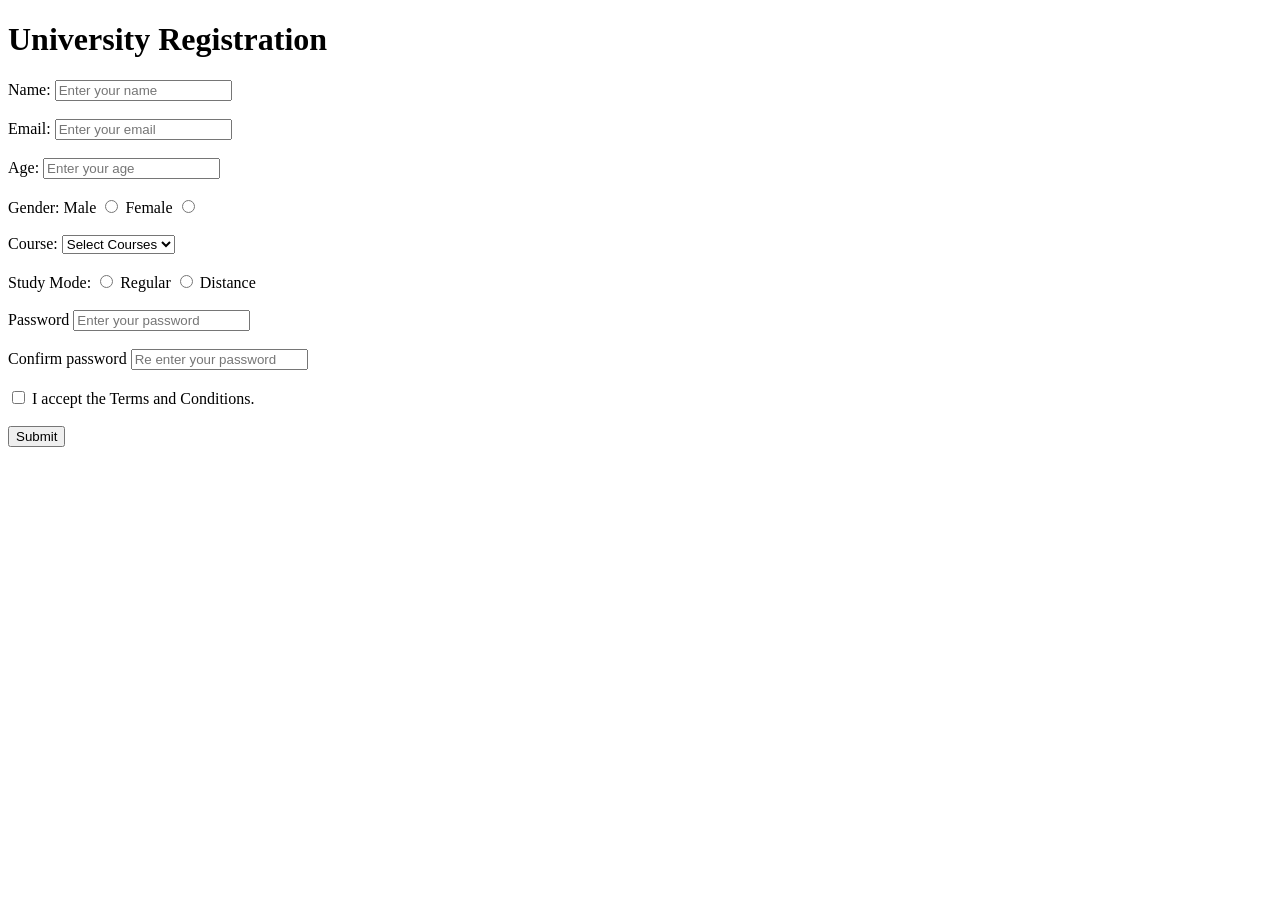
<file: Assignment_6/form.html>
<!DOCTYPE html>
<html lang="en">
<head>
    <meta charset="UTF-8">
    <meta name="viewport" content="width=device-width, initial-scale=1.0">
    <title>Document</title>
    <!-- <script src="script.js"></script> -->
</head>
<body>
    <form id="myForm">
        <h1>University Registration</h1>
    <label>Name:</label>
    <input type="text" id="name" placeholder="Enter your name"><br><br>
    <label>Email:</label>
    <input type="email" id="email" placeholder="Enter your email"><br><br>
    <label>Age:</label>
    <input type="number" id="age" placeholder="Enter your age"><br><br>
    <label name="gender">Gender:</label>
    <label for="male">Male</label>
    <input type="radio" id="male">
    <label for="female">Female</label>
    <input type="radio" id="female"><br><br>
    <label>Course:</label>
    <select name="mode">
        <option>Select Courses</option>
        <option>MCA</option>
        <option>BCA</option>
        <option>BBA</option>
    </select><br><br>
    <label>Study Mode:</label>
    <input type="radio" id="regular">
    <label for="regular">Regular</label>
    <input type="radio" id="distance">
    <label for="distance">Distance</label><br><br>
    <label>Password</label>
    <input type="password" id="password" placeholder="Enter your password"><br><br>
    <label>Confirm password</label>
    <input type="password" id="confirm_password" placeholder="Re enter your password"><br><br>
    <input type="checkbox" id="terms">
    <label for="terms">I accept the Terms and Conditions.</label><br><br>
    <button type="submit">Submit</button>
   </form>
    <script src="script.js"></script>
</body>
</html>
</file>
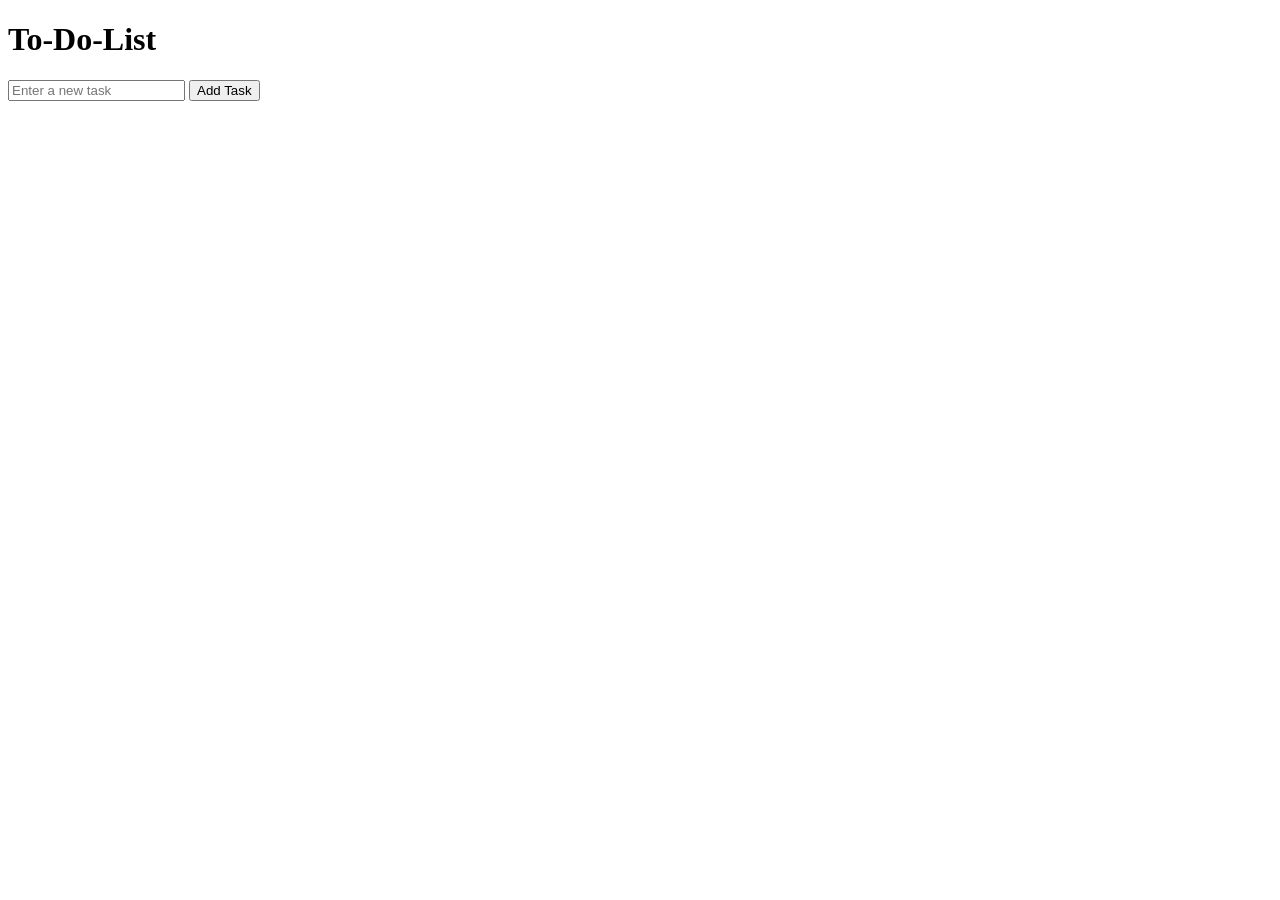
<file: Assignment_7/To_do.html>
<!DOCTYPE html>
<html lang="en">
<head>
    <meta charset="UTF-8">
    <meta name="viewport" content="width=device-width, initial-scale=1.0">
    <title>To Do list</title>
</head>
<body>
    <div>
        <h1>To-Do-List</h1>
        <div>
            <input type="text" id="item" placeholder="Enter a new task">
            <button id="add">Add Task</button>
        </div>
        <ul id="taskList"></ul>
    </div>
    <script src="To_do.js"></script>
</body>
</html>
</file>
<file: Assignment_4/style.css>
/* ==========================================================================
   MCA Student Portfolio - Stylesheet
   Design: Modern Dark Tech Theme with Glassmorphism & Indigo/Cyan Accents
   ========================================================================== */

/* --------------------------------------------------------------------------
   1. CSS Reset & Variables
   -------------------------------------------------------------------------- */
:root {
  --bg-primary: #0a0f1d;
  --bg-secondary: #0f172a;
  --bg-card: rgba(17, 24, 39, 0.75);
  --bg-card-hover: rgba(30, 41, 59, 0.85);
  --border-color: rgba(255, 255, 255, 0.08);
  --border-hover: rgba(99, 102, 241, 0.4);
  
  --primary: #6366f1;
  --primary-light: #818cf8;
  --primary-dark: #4f46e5;
  --primary-glow: rgba(99, 102, 241, 0.25);
  
  --secondary: #06b6d4;
  --secondary-light: #22d3ee;
  --accent: #10b981;
  --accent-glow: rgba(16, 185, 129, 0.2);
  
  --text-main: #f8fafc;
  --text-muted: #94a3b8;
  --text-dim: #64748b;
  
  --font-main: 'Plus Jakarta Sans', -apple-system, BlinkMacSystemFont, 'Segoe UI', Roboto, Oxygen, Ubuntu, Cantarell, sans-serif;
  --font-code: 'Fira Code', 'Courier New', monospace;
  
  --shadow-sm: 0 4px 6px -1px rgba(0, 0, 0, 0.3), 0 2px 4px -2px rgba(0, 0, 0, 0.3);
  --shadow-md: 0 10px 15px -3px rgba(0, 0, 0, 0.4), 0 4px 6px -4px rgba(0, 0, 0, 0.4);
  --shadow-lg: 0 20px 25px -5px rgba(0, 0, 0, 0.5), 0 8px 10px -6px rgba(0, 0, 0, 0.5);
  --shadow-glow: 0 0 30px rgba(99, 102, 241, 0.2);
  
  --radius-sm: 8px;
  --radius-md: 12px;
  --radius-lg: 18px;
  --radius-full: 9999px;
  
  --transition-fast: 0.2s ease;
  --transition-normal: 0.3s cubic-bezier(0.16, 1, 0.3, 1);
}

*, *::before, *::after {
  box-sizing: border-box;
  margin: 0;
  padding: 0;
}

html {
  scroll-behavior: smooth;
  font-size: 16px;
}

body {
  font-family: var(--font-main);
  background-color: var(--bg-primary);
  color: var(--text-main);
  line-height: 1.6;
  overflow-x: hidden;
  position: relative;
  background-image: 
    radial-gradient(circle at 15% 15%, rgba(99, 102, 241, 0.12) 0%, transparent 40%),
    radial-gradient(circle at 85% 65%, rgba(6, 182, 212, 0.1) 0%, transparent 45%);
  background-attachment: fixed;
}

/* Custom Scrollbar */
::-webkit-scrollbar {
  width: 9px;
}
::-webkit-scrollbar-track {
  background: var(--bg-primary);
}
::-webkit-scrollbar-thumb {
  background: #334155;
  border-radius: var(--radius-full);
}
::-webkit-scrollbar-thumb:hover {
  background: var(--primary);
}

a {
  color: inherit;
  text-decoration: none;
  transition: var(--transition-fast);
}

ul {
  list-style: none;
}

img {
  max-width: 100%;
  display: block;
}

/* --------------------------------------------------------------------------
   2. Utility & Layout Classes
   -------------------------------------------------------------------------- */
.container {
  width: 100%;
  max-width: 1200px;
  margin: 0 auto;
  padding: 0 1.5rem;
}

.section {
  padding: 5.5rem 0;
  position: relative;
}

.section-alt {
  background: rgba(15, 23, 42, 0.5);
  border-top: 1px solid var(--border-color);
  border-bottom: 1px solid var(--border-color);
}

.section-header {
  text-align: center;
  max-width: 720px;
  margin: 0 auto 3.5rem;
}

.section-tag {
  display: inline-block;
  font-size: 0.85rem;
  font-weight: 600;
  text-transform: uppercase;
  letter-spacing: 1.5px;
  color: var(--secondary);
  background: rgba(6, 182, 212, 0.1);
  padding: 0.35rem 1rem;
  border-radius: var(--radius-full);
  margin-bottom: 0.85rem;
  border: 1px solid rgba(6, 182, 212, 0.2);
}

.section-title {
  font-size: 2.35rem;
  font-weight: 800;
  color: var(--text-main);
  letter-spacing: -0.5px;
  margin-bottom: 0.85rem;
}

.section-subtitle {
  color: var(--text-muted);
  font-size: 1.05rem;
}

.gradient-text {
  background: linear-gradient(135deg, #818cf8 0%, #06b6d4 100%);
  -webkit-background-clip: text;
  -webkit-text-fill-color: transparent;
}

.btn {
  display: inline-flex;
  align-items: center;
  justify-content: center;
  gap: 0.6rem;
  padding: 0.8rem 1.6rem;
  font-size: 0.95rem;
  font-weight: 600;
  border-radius: var(--radius-md);
  cursor: pointer;
  transition: var(--transition-normal);
  border: none;
  text-align: center;
}

.btn-primary {
  background: linear-gradient(135deg, var(--primary) 0%, var(--primary-dark) 100%);
  color: #ffffff;
  box-shadow: 0 4px 14px rgba(99, 102, 241, 0.4);
}

.btn-primary:hover {
  transform: translateY(-2px);
  box-shadow: 0 8px 22px rgba(99, 102, 241, 0.6);
  color: #ffffff;
}

.btn-outline {
  background: rgba(255, 255, 255, 0.03);
  color: var(--text-main);
  border: 1px solid rgba(255, 255, 255, 0.15);
  backdrop-filter: blur(8px);
}

.btn-outline:hover {
  background: rgba(255, 255, 255, 0.08);
  border-color: var(--primary-light);
  color: #ffffff;
  transform: translateY(-2px);
}

.btn-sm {
  padding: 0.5rem 1rem;
  font-size: 0.85rem;
}

/* --------------------------------------------------------------------------
   3. Navigation Header
   -------------------------------------------------------------------------- */
.header {
  position: sticky;
  top: 0;
  width: 100%;
  z-index: 1000;
  background: rgba(10, 15, 29, 0.85);
  backdrop-filter: blur(14px);
  border-bottom: 1px solid var(--border-color);
  transition: var(--transition-fast);
}

.header-container {
  display: flex;
  align-items: center;
  justify-content: space-between;
  height: 4.5rem;
}

.logo {
  font-size: 1.35rem;
  font-weight: 800;
  display: flex;
  align-items: center;
  gap: 0.4rem;
  letter-spacing: -0.3px;
}

.logo-badge {
  font-family: var(--font-code);
  color: var(--secondary);
  background: rgba(6, 182, 212, 0.12);
  padding: 0.2rem 0.5rem;
  border-radius: var(--radius-sm);
  font-size: 0.95rem;
  border: 1px solid rgba(6, 182, 212, 0.25);
}

.logo-text {
  color: var(--text-main);
}

.logo-highlight {
  color: var(--primary-light);
}

.nav-menu {
  display: flex;
  align-items: center;
  gap: 1.75rem;
}

.nav-link {
  font-size: 0.92rem;
  font-weight: 500;
  color: var(--text-muted);
  position: relative;
  padding: 0.4rem 0;
}

.nav-link:hover,
.nav-link.active {
  color: #ffffff;
}

.nav-link::after {
  content: '';
  position: absolute;
  bottom: 0;
  left: 0;
  width: 0%;
  height: 2px;
  background: linear-gradient(90deg, var(--primary), var(--secondary));
  transition: var(--transition-fast);
  border-radius: var(--radius-full);
}

.nav-link:hover::after,
.nav-link.active::after {
  width: 100%;
}

.header-cta {
  display: flex;
  align-items: center;
  gap: 1rem;
}

/* Mobile Menu Checkbox Toggle (Pure CSS) */
.mobile-nav-toggle {
  display: none;
}
.mobile-menu-btn {
  display: none;
  background: none;
  border: none;
  cursor: pointer;
  padding: 0.5rem;
  color: var(--text-main);
}

/* --------------------------------------------------------------------------
   4. Hero Section
   -------------------------------------------------------------------------- */
.hero {
  padding: 6.5rem 0 4.5rem;
  position: relative;
  overflow: hidden;
}

.hero-grid {
  display: grid;
  grid-template-columns: 1.15fr 0.85fr;
  align-items: center;
  gap: 3.5rem;
}

.hero-content {
  display: flex;
  flex-direction: column;
  align-items: flex-start;
}

.hero-status-pill {
  display: inline-flex;
  align-items: center;
  gap: 0.6rem;
  background: rgba(16, 185, 129, 0.1);
  border: 1px solid rgba(16, 185, 129, 0.25);
  padding: 0.35rem 0.95rem;
  border-radius: var(--radius-full);
  font-size: 0.85rem;
  font-weight: 600;
  color: var(--accent);
  margin-bottom: 1.5rem;
}

.status-dot {
  width: 8px;
  height: 8px;
  background: var(--accent);
  border-radius: 50%;
  box-shadow: 0 0 10px var(--accent);
  animation: pulse 2s infinite;
}

@keyframes pulse {
  0% { transform: scale(0.95); box-shadow: 0 0 0 0 rgba(16, 185, 129, 0.7); }
  70% { transform: scale(1.1); box-shadow: 0 0 0 8px rgba(16, 185, 129, 0); }
  100% { transform: scale(0.95); box-shadow: 0 0 0 0 rgba(16, 185, 129, 0); }
}

.hero-title {
  font-size: 3.25rem;
  font-weight: 800;
  line-height: 1.18;
  margin-bottom: 1rem;
  letter-spacing: -1px;
}

.hero-subtitle {
  font-size: 1.25rem;
  font-weight: 600;
  color: var(--primary-light);
  margin-bottom: 1.25rem;
  display: flex;
  align-items: center;
  gap: 0.5rem;
}

.hero-badge-tag {
  background: rgba(99, 102, 241, 0.15);
  color: var(--primary-light);
  padding: 0.2rem 0.6rem;
  border-radius: var(--radius-sm);
  font-size: 0.75rem;
  font-family: var(--font-code);
  border: 1px solid rgba(99, 102, 241, 0.3);
}

.hero-description {
  color: var(--text-muted);
  font-size: 1.05rem;
  line-height: 1.7;
  margin-bottom: 2rem;
  max-width: 580px;
}

.hero-actions {
  display: flex;
  flex-wrap: wrap;
  gap: 1rem;
  margin-bottom: 2.5rem;
}

.hero-socials {
  display: flex;
  align-items: center;
  gap: 1rem;
}

.hero-socials-label {
  font-size: 0.85rem;
  color: var(--text-dim);
  font-weight: 600;
  text-transform: uppercase;
  letter-spacing: 1px;
}

.social-icon-btn {
  width: 42px;
  height: 42px;
  border-radius: var(--radius-md);
  background: rgba(255, 255, 255, 0.04);
  border: 1px solid var(--border-color);
  display: flex;
  align-items: center;
  justify-content: center;
  color: var(--text-muted);
  transition: var(--transition-normal);
}

.social-icon-btn:hover {
  background: rgba(99, 102, 241, 0.15);
  border-color: var(--primary-light);
  color: #ffffff;
  transform: translateY(-3px);
  box-shadow: 0 6px 16px rgba(99, 102, 241, 0.3);
}

.social-icon-btn svg {
  width: 19px;
  height: 19px;
  fill: currentColor;
}

/* Hero Right Profile Card */
.hero-card-wrapper {
  position: relative;
  display: flex;
  justify-content: center;
}

.hero-card-glow {
  position: absolute;
  width: 320px;
  height: 320px;
  background: radial-gradient(circle, rgba(99, 102, 241, 0.35) 0%, rgba(6, 182, 212, 0.15) 50%, transparent 70%);
  filter: blur(50px);
  z-index: 0;
  pointer-events: none;
}

.profile-card {
  position: relative;
  z-index: 1;
  background: var(--bg-card);
  border: 1px solid var(--border-color);
  backdrop-filter: blur(16px);
  border-radius: var(--radius-lg);
  padding: 2.2rem;
  width: 100%;
  max-width: 400px;
  box-shadow: var(--shadow-lg);
  transition: var(--transition-normal);
}

.profile-card:hover {
  border-color: var(--border-hover);
  box-shadow: var(--shadow-glow);
  transform: translateY(-4px);
}

.profile-header {
  display: flex;
  align-items: center;
  gap: 1.25rem;
  margin-bottom: 1.5rem;
  padding-bottom: 1.25rem;
  border-bottom: 1px solid var(--border-color);
}

.profile-avatar-wrap {
  position: relative;
}

.profile-avatar {
  width: 72px;
  height: 72px;
  border-radius: var(--radius-md);
  background: linear-gradient(135deg, #4f46e5 0%, #06b6d4 100%);
  display: flex;
  align-items: center;
  justify-content: center;
  font-size: 1.8rem;
  font-weight: 800;
  color: #ffffff;
  box-shadow: 0 8px 18px rgba(79, 70, 229, 0.35);
}

.profile-role-title {
  font-size: 1.15rem;
  font-weight: 700;
  color: var(--text-main);
}

.profile-role-sub {
  font-size: 0.85rem;
  color: var(--text-muted);
}

.profile-meta-list {
  display: flex;
  flex-direction: column;
  gap: 0.8rem;
  margin-bottom: 1.5rem;
}

.profile-meta-item {
  display: flex;
  align-items: center;
  justify-content: space-between;
  font-size: 0.88rem;
}

.meta-label {
  color: var(--text-dim);
  display: flex;
  align-items: center;
  gap: 0.5rem;
}

.meta-value {
  color: var(--text-main);
  font-weight: 600;
}

.meta-badge {
  background: rgba(99, 102, 241, 0.15);
  color: var(--primary-light);
  padding: 0.15rem 0.5rem;
  border-radius: var(--radius-sm);
  font-size: 0.8rem;
}

.profile-card-footer {
  background: rgba(255, 255, 255, 0.03);
  padding: 0.85rem 1rem;
  border-radius: var(--radius-md);
  border: 1px solid rgba(255, 255, 255, 0.05);
  display: flex;
  align-items: center;
  justify-content: space-between;
}

.code-snippet {
  font-family: var(--font-code);
  font-size: 0.8rem;
  color: var(--secondary-light);
}

/* --------------------------------------------------------------------------
   5. Highlights & Stats Bar
   -------------------------------------------------------------------------- */
.stats-bar {
  background: rgba(15, 23, 42, 0.7);
  border-top: 1px solid var(--border-color);
  border-bottom: 1px solid var(--border-color);
  padding: 2.2rem 0;
  backdrop-filter: blur(10px);
}

.stats-grid {
  display: grid;
  grid-template-columns: repeat(4, 1fr);
  gap: 1.5rem;
}

.stat-card {
  text-align: center;
  padding: 0.5rem 1rem;
  position: relative;
}

.stat-card:not(:last-child)::after {
  content: '';
  position: absolute;
  right: 0;
  top: 20%;
  height: 60%;
  width: 1px;
  background: var(--border-color);
}

.stat-number {
  font-size: 2.25rem;
  font-weight: 800;
  letter-spacing: -0.5px;
  margin-bottom: 0.25rem;
}

.stat-label {
  font-size: 0.88rem;
  color: var(--text-muted);
  font-weight: 500;
}

/* --------------------------------------------------------------------------
   6. About Me Section
   -------------------------------------------------------------------------- */
.about-grid {
  display: grid;
  grid-template-columns: 1fr 1fr;
  gap: 3rem;
  align-items: center;
}

.about-text h3 {
  font-size: 1.6rem;
  font-weight: 700;
  margin-bottom: 1.25rem;
  color: var(--text-main);
}

.about-text p {
  color: var(--text-muted);
  font-size: 1rem;
  line-height: 1.75;
  margin-bottom: 1.25rem;
}

.about-features-grid {
  display: grid;
  grid-template-columns: 1fr 1fr;
  gap: 1.25rem;
  margin-top: 1.75rem;
}

.feature-box {
  background: var(--bg-card);
  border: 1px solid var(--border-color);
  padding: 1.25rem;
  border-radius: var(--radius-md);
  transition: var(--transition-fast);
}

.feature-box:hover {
  border-color: var(--border-hover);
  transform: translateY(-2px);
}

.feature-box-icon {
  width: 36px;
  height: 36px;
  border-radius: var(--radius-sm);
  background: rgba(99, 102, 241, 0.12);
  color: var(--primary-light);
  display: flex;
  align-items: center;
  justify-content: center;
  margin-bottom: 0.75rem;
}

.feature-box h4 {
  font-size: 0.98rem;
  font-weight: 700;
  margin-bottom: 0.35rem;
}

.feature-box p {
  font-size: 0.82rem;
  color: var(--text-dim);
  margin-bottom: 0;
  line-height: 1.5;
}

.about-skills-card {
  background: var(--bg-card);
  border: 1px solid var(--border-color);
  border-radius: var(--radius-lg);
  padding: 2.25rem;
  backdrop-filter: blur(12px);
  position: relative;
}

.about-skills-card h4 {
  font-size: 1.2rem;
  margin-bottom: 1.5rem;
  display: flex;
  align-items: center;
  gap: 0.5rem;
}

.progress-group {
  display: flex;
  flex-direction: column;
  gap: 1.35rem;
}

.progress-item {
  display: flex;
  flex-direction: column;
  gap: 0.45rem;
}

.progress-info {
  display: flex;
  justify-content: space-between;
  font-size: 0.88rem;
  font-weight: 600;
}

.progress-track {
  width: 100%;
  height: 8px;
  background: rgba(255, 255, 255, 0.06);
  border-radius: var(--radius-full);
  overflow: hidden;
}

.progress-fill {
  height: 100%;
  border-radius: var(--radius-full);
  background: linear-gradient(90deg, var(--primary) 0%, var(--secondary) 100%);
  transition: width 1s ease-in-out;
}

/* --------------------------------------------------------------------------
   7. Education & Academics Timeline
   -------------------------------------------------------------------------- */
.timeline {
  position: relative;
  max-width: 860px;
  margin: 0 auto;
}

.timeline::before {
  content: '';
  position: absolute;
  top: 0;
  bottom: 0;
  left: 30px;
  width: 2px;
  background: linear-gradient(180deg, var(--primary) 0%, var(--secondary) 50%, rgba(255, 255, 255, 0.05) 100%);
}

.timeline-item {
  position: relative;
  padding-left: 80px;
  margin-bottom: 3rem;
}

.timeline-item:last-child {
  margin-bottom: 0;
}

.timeline-icon-wrap {
  position: absolute;
  left: 12px;
  top: 0;
  width: 38px;
  height: 38px;
  border-radius: 50%;
  background: var(--bg-primary);
  border: 2px solid var(--primary);
  display: flex;
  align-items: center;
  justify-content: center;
  color: var(--primary-light);
  box-shadow: 0 0 15px var(--primary-glow);
  z-index: 2;
}

.timeline-card {
  background: var(--bg-card);
  border: 1px solid var(--border-color);
  border-radius: var(--radius-md);
  padding: 1.75rem;
  backdrop-filter: blur(10px);
  transition: var(--transition-normal);
}

.timeline-card:hover {
  border-color: var(--border-hover);
  transform: translateX(6px);
  box-shadow: var(--shadow-md);
}

.timeline-header {
  display: flex;
  flex-wrap: wrap;
  align-items: center;
  justify-content: space-between;
  margin-bottom: 0.6rem;
  gap: 0.5rem;
}

.timeline-degree {
  font-size: 1.25rem;
  font-weight: 700;
  color: var(--text-main);
}

.timeline-badge {
  font-size: 0.8rem;
  font-weight: 600;
  font-family: var(--font-code);
  color: var(--secondary);
  background: rgba(6, 182, 212, 0.12);
  border: 1px solid rgba(6, 182, 212, 0.25);
  padding: 0.2rem 0.65rem;
  border-radius: var(--radius-full);
}

.timeline-institution {
  font-size: 0.95rem;
  color: var(--primary-light);
  font-weight: 600;
  margin-bottom: 0.75rem;
}

.timeline-details {
  color: var(--text-muted);
  font-size: 0.92rem;
  line-height: 1.65;
  margin-bottom: 1rem;
}

.coursework-tags {
  display: flex;
  flex-wrap: wrap;
  gap: 0.5rem;
}

.course-tag {
  font-size: 0.76rem;
  background: rgba(255, 255, 255, 0.04);
  border: 1px solid var(--border-color);
  padding: 0.2rem 0.6rem;
  border-radius: var(--radius-sm);
  color: var(--text-dim);
}

/* --------------------------------------------------------------------------
   8. Technical Skills Section
   -------------------------------------------------------------------------- */
.skills-grid {
  display: grid;
  grid-template-columns: repeat(3, 1fr);
  gap: 1.75rem;
}

.skill-category-card {
  background: var(--bg-card);
  border: 1px solid var(--border-color);
  border-radius: var(--radius-lg);
  padding: 1.85rem;
  backdrop-filter: blur(12px);
  transition: var(--transition-normal);
}

.skill-category-card:hover {
  border-color: var(--border-hover);
  transform: translateY(-5px);
  box-shadow: var(--shadow-glow);
}

.skill-cat-header {
  display: flex;
  align-items: center;
  gap: 0.85rem;
  margin-bottom: 1.4rem;
  padding-bottom: 0.85rem;
  border-bottom: 1px solid var(--border-color);
}

.skill-cat-icon {
  width: 42px;
  height: 42px;
  border-radius: var(--radius-md);
  background: rgba(99, 102, 241, 0.15);
  color: var(--primary-light);
  display: flex;
  align-items: center;
  justify-content: center;
}

.skill-cat-title {
  font-size: 1.15rem;
  font-weight: 700;
}

.skill-badges-container {
  display: flex;
  flex-wrap: wrap;
  gap: 0.65rem;
}

.skill-pill {
  display: inline-flex;
  align-items: center;
  gap: 0.45rem;
  background: rgba(255, 255, 255, 0.04);
  border: 1px solid var(--border-color);
  padding: 0.45rem 0.85rem;
  border-radius: var(--radius-sm);
  font-size: 0.85rem;
  font-weight: 500;
  color: var(--text-main);
  transition: var(--transition-fast);
}

.skill-pill:hover {
  background: rgba(99, 102, 241, 0.15);
  border-color: var(--primary-light);
  color: #ffffff;
  transform: translateY(-2px);
}

.skill-pill-bullet {
  width: 6px;
  height: 6px;
  border-radius: 50%;
  background: var(--secondary);
}

/* --------------------------------------------------------------------------
   9. Featured Projects Section
   -------------------------------------------------------------------------- */
.projects-grid {
  display: grid;
  grid-template-columns: repeat(2, 1fr);
  gap: 2rem;
}

.project-card {
  background: var(--bg-card);
  border: 1px solid var(--border-color);
  border-radius: var(--radius-lg);
  overflow: hidden;
  transition: var(--transition-normal);
  display: flex;
  flex-direction: column;
}

.project-card:hover {
  border-color: var(--border-hover);
  transform: translateY(-6px);
  box-shadow: 0 16px 30px -10px rgba(0, 0, 0, 0.6), var(--shadow-glow);
}

.project-banner {
  height: 190px;
  background: linear-gradient(135deg, #1e1b4b 0%, #0f172a 100%);
  position: relative;
  overflow: hidden;
  display: flex;
  align-items: center;
  justify-content: center;
  border-bottom: 1px solid var(--border-color);
}

.project-pattern {
  position: absolute;
  inset: 0;
  background-image: radial-gradient(rgba(255, 255, 255, 0.08) 1px, transparent 1px);
  background-size: 16px 16px;
  opacity: 0.6;
}

.project-banner-center {
  position: relative;
  z-index: 1;
  text-align: center;
}

.project-banner-icon {
  width: 58px;
  height: 58px;
  border-radius: var(--radius-md);
  background: rgba(255, 255, 255, 0.08);
  border: 1px solid rgba(255, 255, 255, 0.15);
  display: inline-flex;
  align-items: center;
  justify-content: center;
  color: var(--secondary-light);
  margin-bottom: 0.5rem;
  backdrop-filter: blur(8px);
}

.project-type-tag {
  position: absolute;
  top: 1rem;
  right: 1rem;
  background: rgba(10, 15, 29, 0.85);
  border: 1px solid rgba(255, 255, 255, 0.1);
  padding: 0.25rem 0.75rem;
  border-radius: var(--radius-full);
  font-size: 0.75rem;
  font-weight: 600;
  color: var(--secondary);
  font-family: var(--font-code);
}

.project-body {
  padding: 1.85rem;
  display: flex;
  flex-direction: column;
  flex: 1;
}

.project-title {
  font-size: 1.35rem;
  font-weight: 700;
  margin-bottom: 0.75rem;
  color: var(--text-main);
}

.project-desc {
  font-size: 0.92rem;
  color: var(--text-muted);
  line-height: 1.65;
  margin-bottom: 1.25rem;
  flex-grow: 1;
}

.project-features-list {
  margin-bottom: 1.25rem;
  display: flex;
  flex-direction: column;
  gap: 0.4rem;
}

.project-features-list li {
  font-size: 0.84rem;
  color: var(--text-dim);
  display: flex;
  align-items: center;
  gap: 0.5rem;
}

.project-features-list li svg {
  color: var(--accent);
  flex-shrink: 0;
}

.project-tech-stack {
  display: flex;
  flex-wrap: wrap;
  gap: 0.5rem;
  margin-bottom: 1.5rem;
  padding-top: 1rem;
  border-top: 1px solid var(--border-color);
}

.tech-tag {
  font-size: 0.78rem;
  font-family: var(--font-code);
  background: rgba(99, 102, 241, 0.1);
  color: var(--primary-light);
  border: 1px solid rgba(99, 102, 241, 0.25);
  padding: 0.2rem 0.55rem;
  border-radius: var(--radius-sm);
}

.project-links {
  display: flex;
  align-items: center;
  gap: 1rem;
}

/* --------------------------------------------------------------------------
   10. Certifications & Achievements Section
   -------------------------------------------------------------------------- */
.cert-grid {
  display: grid;
  grid-template-columns: repeat(3, 1fr);
  gap: 1.75rem;
}

.cert-card {
  background: var(--bg-card);
  border: 1px solid var(--border-color);
  border-radius: var(--radius-lg);
  padding: 1.75rem;
  backdrop-filter: blur(12px);
  transition: var(--transition-normal);
  display: flex;
  flex-direction: column;
}

.cert-card:hover {
  border-color: var(--border-hover);
  transform: translateY(-4px);
  box-shadow: var(--shadow-md);
}

.cert-badge-icon {
  width: 48px;
  height: 48px;
  border-radius: var(--radius-md);
  background: rgba(6, 182, 212, 0.12);
  color: var(--secondary);
  display: flex;
  align-items: center;
  justify-content: center;
  margin-bottom: 1.25rem;
}

.cert-title {
  font-size: 1.15rem;
  font-weight: 700;
  margin-bottom: 0.4rem;
}

.cert-issuer {
  font-size: 0.88rem;
  color: var(--primary-light);
  font-weight: 600;
  margin-bottom: 0.75rem;
}

.cert-description {
  font-size: 0.85rem;
  color: var(--text-muted);
  line-height: 1.6;
  flex-grow: 1;
  margin-bottom: 1.25rem;
}

.cert-footer {
  display: flex;
  align-items: center;
  justify-content: space-between;
  padding-top: 0.75rem;
  border-top: 1px solid var(--border-color);
  font-size: 0.8rem;
  color: var(--text-dim);
}

/* --------------------------------------------------------------------------
   11. Contact Section
   -------------------------------------------------------------------------- */
.contact-grid {
  display: grid;
  grid-template-columns: 0.9fr 1.1fr;
  gap: 3rem;
  align-items: start;
}

.contact-info-col h3 {
  font-size: 1.75rem;
  font-weight: 800;
  margin-bottom: 0.75rem;
}

.contact-info-col p {
  color: var(--text-muted);
  font-size: 0.98rem;
  line-height: 1.7;
  margin-bottom: 2rem;
}

.contact-cards-list {
  display: flex;
  flex-direction: column;
  gap: 1rem;
}

.contact-card-item {
  display: flex;
  align-items: center;
  gap: 1.15rem;
  background: var(--bg-card);
  border: 1px solid var(--border-color);
  padding: 1.15rem 1.35rem;
  border-radius: var(--radius-md);
  transition: var(--transition-fast);
}

.contact-card-item:hover {
  border-color: var(--border-hover);
  background: var(--bg-card-hover);
  transform: translateX(4px);
}

.contact-item-icon {
  width: 44px;
  height: 44px;
  border-radius: var(--radius-sm);
  background: rgba(99, 102, 241, 0.15);
  color: var(--primary-light);
  display: flex;
  align-items: center;
  justify-content: center;
  flex-shrink: 0;
}

.contact-item-info h5 {
  font-size: 0.82rem;
  color: var(--text-dim);
  text-transform: uppercase;
  letter-spacing: 0.8px;
  margin-bottom: 0.2rem;
}

.contact-item-info p,
.contact-item-info a {
  font-size: 0.95rem;
  font-weight: 600;
  color: var(--text-main);
  margin-bottom: 0;
}

.contact-item-info a:hover {
  color: var(--secondary);
}

/* Contact Form */
.contact-form-card {
  background: var(--bg-card);
  border: 1px solid var(--border-color);
  border-radius: var(--radius-lg);
  padding: 2.25rem;
  backdrop-filter: blur(14px);
  box-shadow: var(--shadow-lg);
}

.form-group-row {
  display: grid;
  grid-template-columns: 1fr 1fr;
  gap: 1.25rem;
  margin-bottom: 1.25rem;
}

.form-group {
  margin-bottom: 1.25rem;
}

.form-label {
  display: block;
  font-size: 0.88rem;
  font-weight: 600;
  color: var(--text-main);
  margin-bottom: 0.5rem;
}

.form-input,
.form-textarea {
  width: 100%;
  padding: 0.85rem 1.15rem;
  background: rgba(15, 23, 42, 0.6);
  border: 1px solid rgba(255, 255, 255, 0.1);
  border-radius: var(--radius-md);
  color: var(--text-main);
  font-family: inherit;
  font-size: 0.92rem;
  transition: var(--transition-fast);
}

.form-input:focus,
.form-textarea:focus {
  outline: none;
  border-color: var(--primary-light);
  box-shadow: 0 0 0 3px rgba(99, 102, 241, 0.25);
  background: rgba(15, 23, 42, 0.9);
}

.form-input::placeholder,
.form-textarea::placeholder {
  color: var(--text-dim);
}

.form-textarea {
  min-height: 130px;
  resize: vertical;
}

/* --------------------------------------------------------------------------
   12. Footer
   -------------------------------------------------------------------------- */
.footer {
  border-top: 1px solid var(--border-color);
  background: #070b14;
  padding: 3rem 0 2rem;
}

.footer-top {
  display: flex;
  align-items: center;
  justify-content: space-between;
  flex-wrap: wrap;
  gap: 1.5rem;
  margin-bottom: 2rem;
  padding-bottom: 2rem;
  border-bottom: 1px solid rgba(255, 255, 255, 0.05);
}

.footer-brand p {
  color: var(--text-dim);
  font-size: 0.9rem;
  margin-top: 0.5rem;
}

.footer-links {
  display: flex;
  gap: 1.5rem;
}

.footer-link {
  font-size: 0.9rem;
  color: var(--text-muted);
}

.footer-link:hover {
  color: var(--secondary);
}

.footer-bottom {
  display: flex;
  align-items: center;
  justify-content: space-between;
  flex-wrap: wrap;
  gap: 1rem;
  font-size: 0.85rem;
  color: var(--text-dim);
}

.back-to-top {
  display: inline-flex;
  align-items: center;
  gap: 0.4rem;
  color: var(--text-muted);
  font-size: 0.85rem;
}

.back-to-top:hover {
  color: var(--primary-light);
}

/* --------------------------------------------------------------------------
   13. Responsive Media Queries
   -------------------------------------------------------------------------- */
@media (max-width: 1024px) {
  .hero-grid {
    grid-template-columns: 1fr;
    gap: 3rem;
  }
  
  .hero-card-wrapper {
    order: -1;
  }
  
  .skills-grid,
  .cert-grid {
    grid-template-columns: repeat(2, 1fr);
  }
}

@media (max-width: 768px) {
  .header-cta {
    display: none;
  }
  
  .mobile-menu-btn {
    display: block;
  }
  
  .nav-menu {
    position: absolute;
    top: 4.5rem;
    left: 0;
    width: 100%;
    background: rgba(10, 15, 29, 0.98);
    backdrop-filter: blur(20px);
    flex-direction: column;
    padding: 1.5rem 2rem;
    gap: 1.25rem;
    border-bottom: 1px solid var(--border-color);
    display: none;
  }
  
  /* Show menu when checkbox is checked */
  .mobile-nav-toggle:checked ~ .nav-menu {
    display: flex;
  }
  
  .stats-grid {
    grid-template-columns: repeat(2, 1fr);
    gap: 2rem;
  }
  
  .stat-card:nth-child(2)::after {
    display: none;
  }
  
  .about-grid,
  .projects-grid,
  .contact-grid {
    grid-template-columns: 1fr;
  }
  
  .skills-grid,
  .cert-grid {
    grid-template-columns: 1fr;
  }
  
  .form-group-row {
    grid-template-columns: 1fr;
  }
  
  .hero-title {
    font-size: 2.45rem;
  }
  
  .section-title {
    font-size: 1.95rem;
  }
  
  .timeline::before {
    left: 20px;
  }
  
  .timeline-icon-wrap {
    left: 2px;
  }
  
  .timeline-item {
    padding-left: 60px;
  }
  
  .footer-top,
  .footer-bottom {
    flex-direction: column;
    text-align: center;
    align-items: center;
  }
}

@media (max-width: 480px) {
  .hero-actions {
    flex-direction: column;
    width: 100%;
  }
  
  .hero-actions .btn {
    width: 100%;
  }
  
  .stats-grid {
    grid-template-columns: 1fr;
  }
  
  .stat-card::after {
    display: none;
  }
  
  .about-features-grid {
    grid-template-columns: 1fr;
  }
}
</file>
